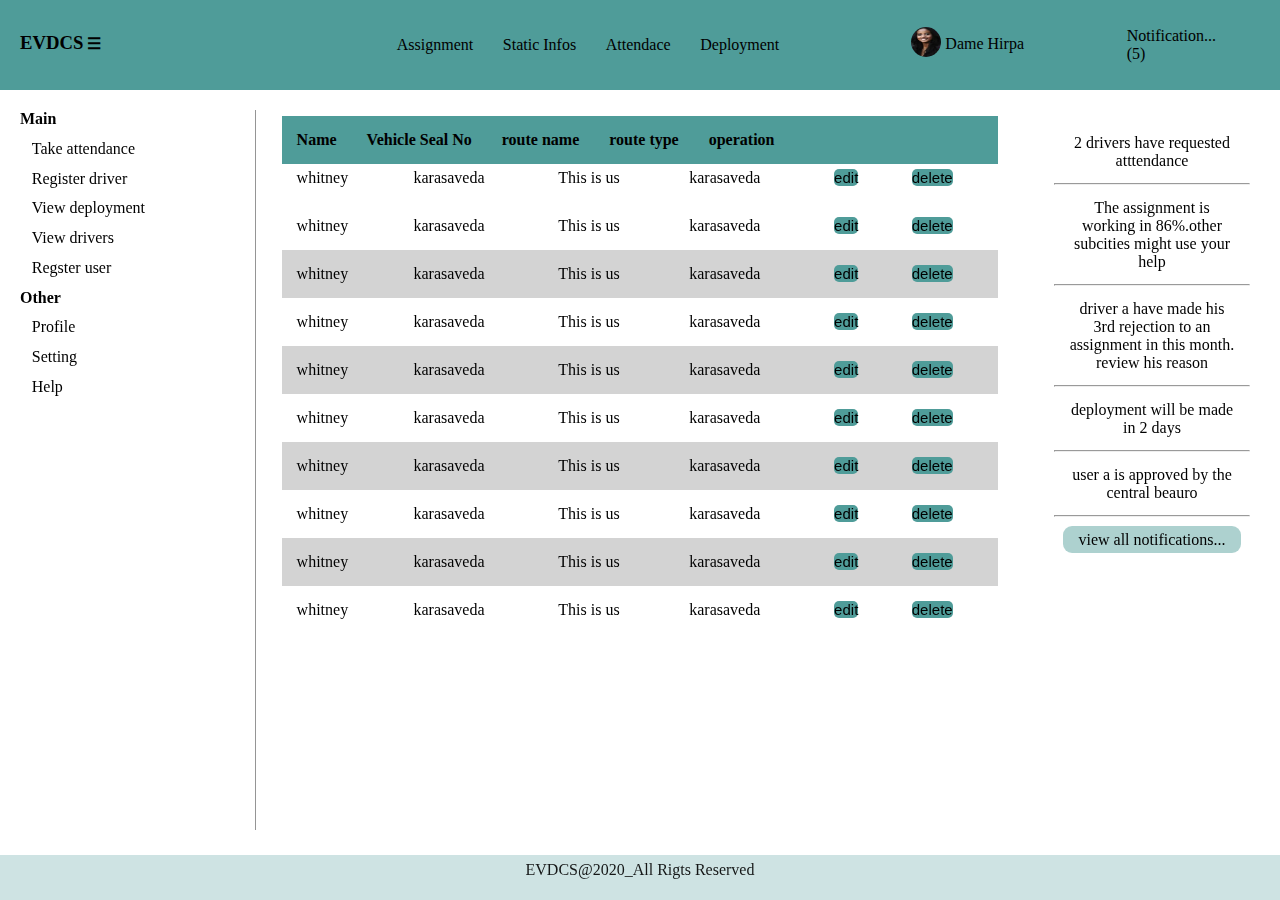
<file: EVDCS_ui-my tamplate/index.html>
<!DOCTYPE html>
<html>
	<head>
		<link rel="stylesheet" type="text/css" href="style.css">
		<script type="text/javascript" src="javascript.js"></script>
		<title>EVDCS</title>
		<script type="text/javascript">
			$i=1;
			$j=1;
			$k=0;
		</script>
	</head>
	<body>
		<header>
			<div class="home_div">
				<h3>EVDCS</h3>
      		    <span onclick="oc_sidebar()"><strong>&#9776;</strong></span>
			</div>
			
      		<nav>
      			<ul>    
      				<li>Assignment</li>
      				<li>Static Infos</li>
      				<li>Attendace</li>
      				<li>Deployment</li>
      			</ul>
      		</nav>

      		<div onclick="oc_loggedUser()" class="logged_user">
      			<img src="da.webp">
      			<p>Dame Hirpa</p>

      			<div id="logged_user_dropdown">
      				<button class="profile">Profile</button>
      				<button class="logout">Logout</button>
      		    </div>
      		</div>

      		<div onclick="oc_notificationbar()" class="notification_icon">
      			<p>Notification...</p>
      			<p class="no_of_unread_notifications">(5)</p>
      		</div>
		</header>
		<div id="sidebar">
			<ul>
		      <h4>Main</h4>
		      <li><a href="#">Take attendance</a></li>
		      <li><a href="#">Register driver</a></li>
		      <li><a href="#">View deployment</a></li>
		      <li><a href="#">View drivers</a></li>
		      <li><a href="#">Regster user</a></li>
		      <h4>Other</h4>
		      <li><a href="#">Profile</a></li>
		      <li><a href="#">Setting</a></li>
		      <li><a href="#">Help</a></li>

            </ul>
		</div>
	    <main>
	    	<table>
	    		<tr class="table_header">
					<th>Name</th>
					<th>Vehicle Seal No</th>
					<th>route name</th>
					<th>route type</th>
					<th colspan="2">operation</th>
				</tr>
	    	</table>
	    	<table class="first_raw">
				<tr>
					<td >whitney</td>
					<td >karasaveda</td>
					<td >This is us</td>
					<td >karasaveda</td>
					<td ><button class="operation_btn">edit</button></td>
					<td ><button class="operation_btn">delete</button></td>
				</tr>
				<tr>
					<td>whitney</td>
					<td>karasaveda</td>
					<td>This is us</td>
					<td>karasaveda</td>
					<td><button class="operation_btn">edit</button></td>
					<td><button class="operation_btn">delete</button></td>
				</tr>
				<tr class="gray">
					<td>whitney</td>
					<td>karasaveda</td>
					<td>This is us</td>
					<td>karasaveda</td>
					<td><button class="operation_btn">edit</button></td>
					<td><button class="operation_btn">delete</button></td>
				</tr>
				<tr>
					<td>whitney</td>
					<td>karasaveda</td>
					<td>This is us</td>
					<td>karasaveda</td>
					<td><button class="operation_btn">edit</button></td>
					<td><button class="operation_btn">delete</button></td>
				</tr>
				<tr class="gray">
					<td>whitney</td>
					<td>karasaveda</td>
					<td>This is us</td>
					<td>karasaveda</td>
					<td><button class="operation_btn">edit</button></td>
					<td><button class="operation_btn">delete</button></td>
				</tr>
				<tr>
					<td>whitney</td>
					<td>karasaveda</td>
					<td>This is us</td>
					<td>karasaveda</td>
					<td><button class="operation_btn">edit</button></td>
					<td><button class="operation_btn">delete</button></td>
				</tr>
				<tr class="gray">
					<td>whitney</td>
					<td>karasaveda</td>
					<td>This is us</td>
					<td>karasaveda</td>
					<td><button class="operation_btn">edit</button></td>
					<td><button class="operation_btn">delete</button></td>
				</tr>
				<tr>
					<td>whitney</td>
					<td>karasaveda</td>
					<td>This is us</td>
					<td>karasaveda</td>
					<td><button class="operation_btn">edit</button></td>
					<td><button class="operation_btn">delete</button></td>
				</tr>
				<tr class="gray">
					<td>whitney</td>
					<td>karasaveda</td>
					<td>This is us</td>
					<td>karasaveda</td>
					<td><button class="operation_btn">edit</button></td>
					<td><button class="operation_btn">delete</button></td>
				</tr>
				<tr>
					<td>whitney</td>
					<td>karasaveda</td>
					<td>This is us</td>
					<td>karasaveda</td>
					<td><button class="operation_btn">edit</button></td>
					<td><button class="operation_btn">delete</button></td>
				</tr>	
	        </table>

	        <!-- <form>
				<h3>Form</h3>
				<div class="form_div">
					<label>name1</label>
					<input type="" name="">
				</div>
				<div class="form_div">
					<label>name1</label>
					<input type="" name="">
				</div>
				<div class="form_div">
					<label>name1</label>
					<input type="" name="">
				</div>
				<div class="form_div">
					<label>name1</label>
					<input type="" name="">
				</div>
				<div class="form_div">
					<label>name1</label>
					<input type="" name="">
				</div>
				<div class="form_div">
					<label>name1</label>
					<input type="" name="">
				</div>
				<div class="form_div">
					<label>name1</label>
					<input type="" name="">
				</div>
				<button class="form_submit">Save</button>
	        </form> -->
	    </main>
	    <div id="notificationbar">
	    	<ul>
	          <li><a href="#">2 drivers have requested atttendance</a></li>
	          <hr>
	          <li><a href="#">The assignment is working in 86%.other subcities might use your help</a></li>
	          <hr>
	          <li><a href="#">driver a have made his 3rd rejection to an assignment in this month. review his reason</a></li>
	          <hr>
	          <li><a href="#">deployment will be made in 2 days</a></li>
	          <hr>
	          <li><a href="#">user a is approved by the central beauro</a></li>
	          <hr>
	          <li class="view_notification"><a href="#">view all notifications...</a></li>
        </ul>
	    </div>
	    <footer><p>EVDCS@2020_All Rigts Reserved</p></footer>
	</body>
</html>
</file>
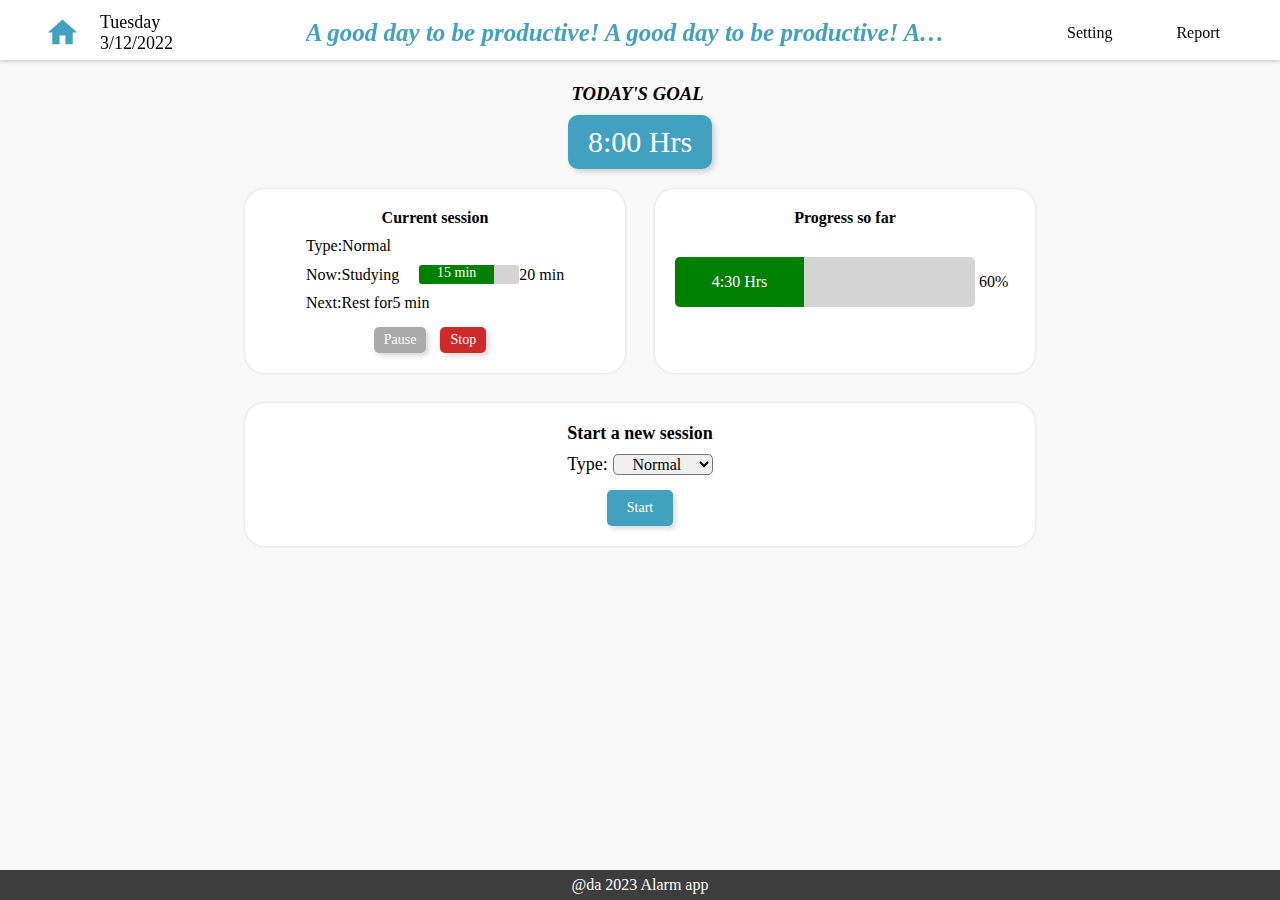
<file: Productivity app/index.html>
<!DOCTYPE html>
<html>
  <head>
    <link rel="stylesheet" href="styles/general.css">
    <link rel="stylesheet" href="styles/header.css">
    <link rel="stylesheet" href="styles/styles.css">
    <link rel="stylesheet" href="styles/footer.css">
  </head>
  <body>
    <header>
      <div class="current-date-box">
        <a class="home-link" href="index.html">
          <img src="icons/home.svg" alt="">
        </a>
        <!-- <img src="icons/date_range.svg" alt=""> -->
        <div class="current-date">
          <p>Tuesday</p> 
          <p>3/12/2022</p>
        </div>
      </div>
      <div>

      </div>

      <div class="daily-quote">
        <p class="daily-quote-highlite">
          A good day to be productive!  A good day to be productive! A good day to be productive!
        </p>
        <p class="daily-quote-all">
          A good day to be productive!  A good day to be productive! A good day to be productive!
        </p>
      </div>
  
      <div class="right-section">
        <a href="setting.html">Setting</a>
        <a href="report.html">Report</a>
      </div>
    </header>
    <main>
      <section>
        <!-- Dispaly Goal start -->
        <div class="goal">
          <h3 class="goal-label">TODAY'S GOAL</h3>
          <button id="goal-duration" class="goal-duration">
            8:00 Hrs
            <span class="goal-duration-tooltip tooltip">Edit Goal</span>
          </button>
          <!-- clicking on goal duration should display edit goal window! -->
        </div>
        <!-- Display Goal end -->
        <div class="section-middle-section">
          <!-- Current session start -->
          <div class="current-session">
            <p class="current-session-title">Current session</p>
            <div class="session-description">
              <div class="type">
                <p>Type: </p> 
                <p>Normal</p>
              </div>
              <div class="now">
                <p>Now: </p>
                <p> Studying</p>
                <div class="count-down-container progress-box">
                  <div class="count-down current-progress">15 min
                  </div>
                </div>
                <p>20 min</p>
              </div>
              <div class="next">
                <p>Next: </p>
                <p> Rest for </p>
                <p> 5 min</p>
              </div>
            </div>
            <div class="session-control-buttons">
              <button class="pause-button">Pause</button>
              <button class="continue-button">Continue</button>
              <button class="stop-button">Stop</button>
            </div>
          </div>
          <!-- Current Session end -->

          <!-- Goal Progress start -->
          <div class="progress-container">
            <p class="progress-title">Progress so far</p>
            <div class="progress-bar progress-box">
              <div class="progress current-progress">4:30 Hrs</div>
            </div>
            <p class="percentage-label">60%</p>
          </div>
          <!-- Goal Progress end -->
        </div>

        <!-- Editing Goal start -->
        <div id="edit-goal" class="edit-goal overlay-window">
          <div id="edit-goal-background" class="edit-goal-background overlay-window-background">
          </div>
          <div class="edit-goal-content overlay-window-content">
            <div class="overlay-window-title">
              <p>Edit Goal</p>
            </div>
            <div class="time">
              <input min="0" max="24" class="goal-input" type="number" placeholder="8">
              <p class="column">:</p>
              <input min="0" max="55" step="5" onchange="if(this.value.length<2)this.value='0'+this.value" class="goal-input" type="number" placeholder="00">
            </div>
            <div class="options">
              <button class="save-button">
                <img src="icons/save.svg" alt="">
                <span>Save</span>
              </button>
              <button id="cancel-button" class="cancel-button">
                <img src="icons/cancel.svg" alt="">
                <span>Cancel</span>
              </button>
            </div>
          </div>
        </div>
        <!-- Editing Goal end -->

        <!-- Start new session start -->
        <div class="start-new-session-container">
          <h3 class="title">Start a new session</h3>
          <div class="choose-session-type">
            <p>Type: </p>
            <select name="" id="">
              <option value="">Normal</option>
              <option value="">Short</option>
              <option value="">Long</option>
            </select>
          </div>
          <button class="start-button">Start</button>
        </div>
        <!-- Start new session end -->
      </section>
      <!-- <section class="image-section">
      </section> -->
    </main>
    <footer>
      @da 2023 Alarm app
    </footer>
    <script src="javascript/index.js"></script>
  </body>
</html>
</file>
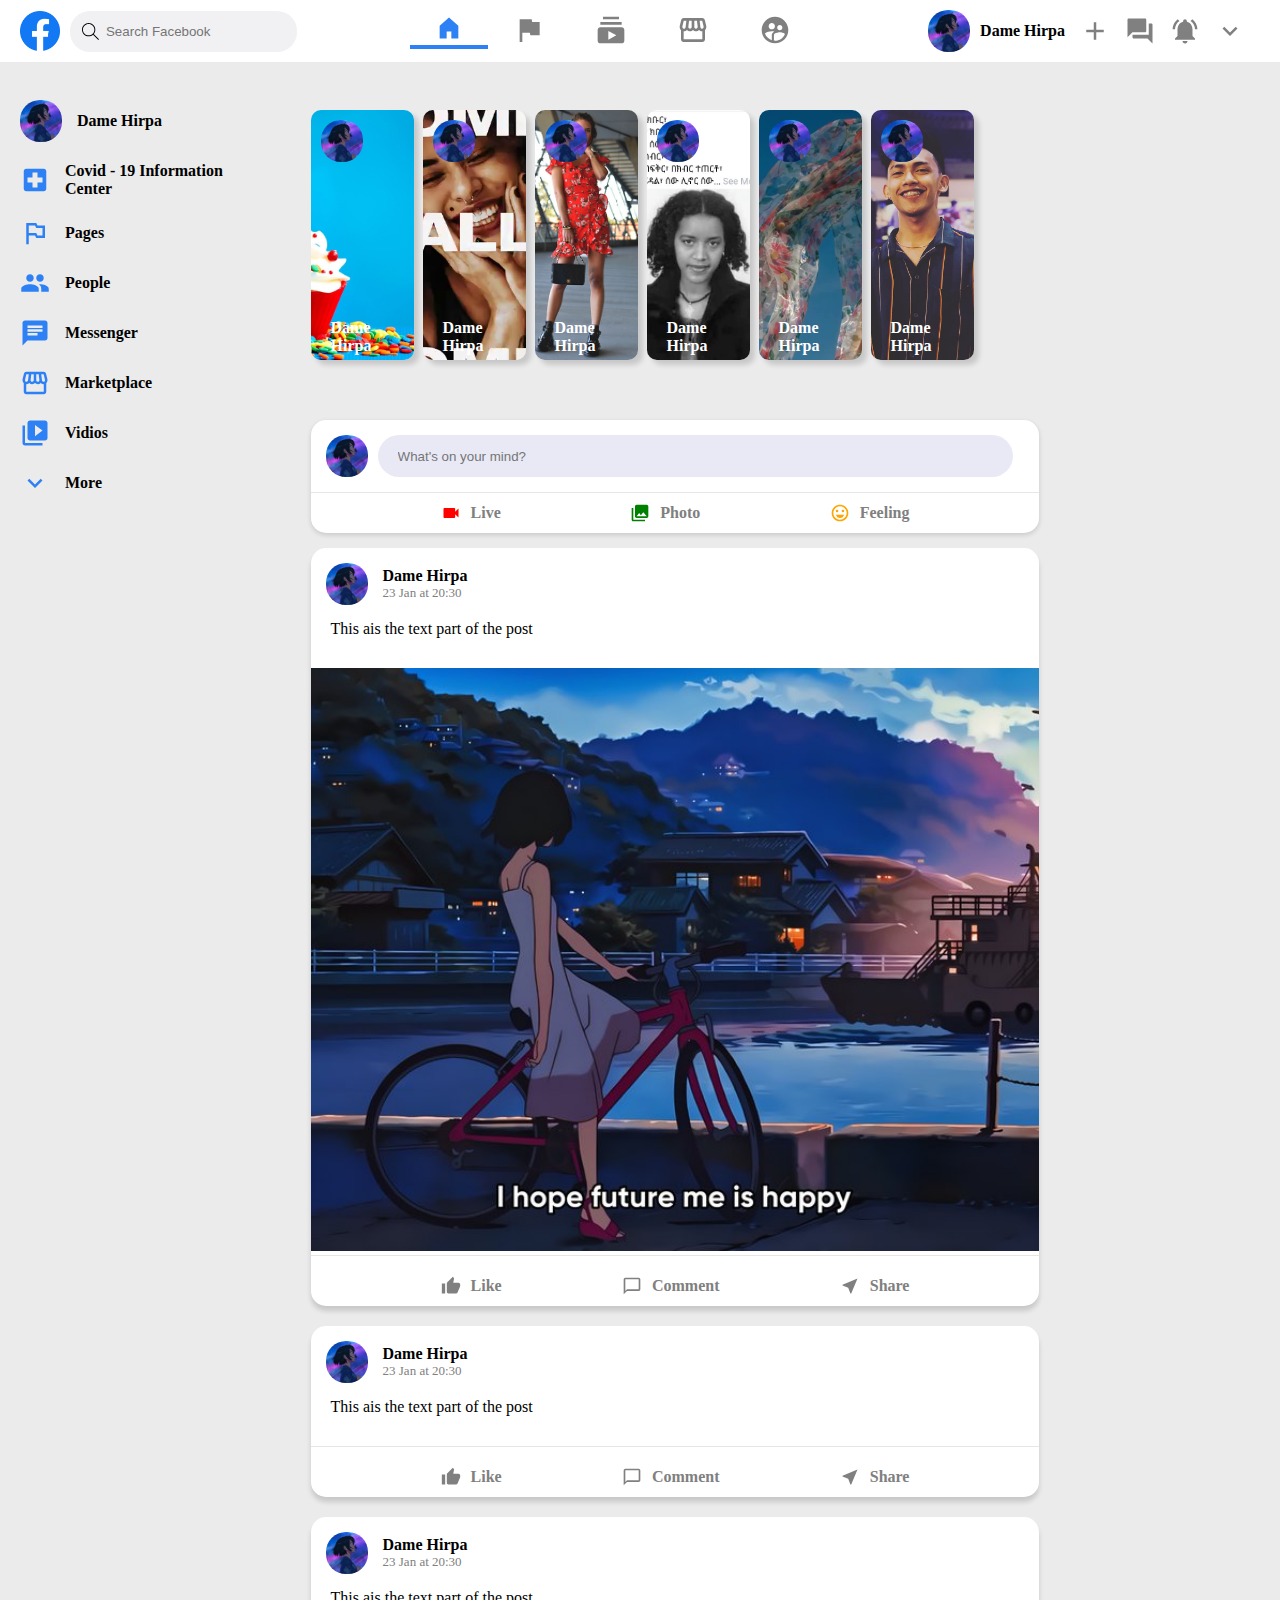
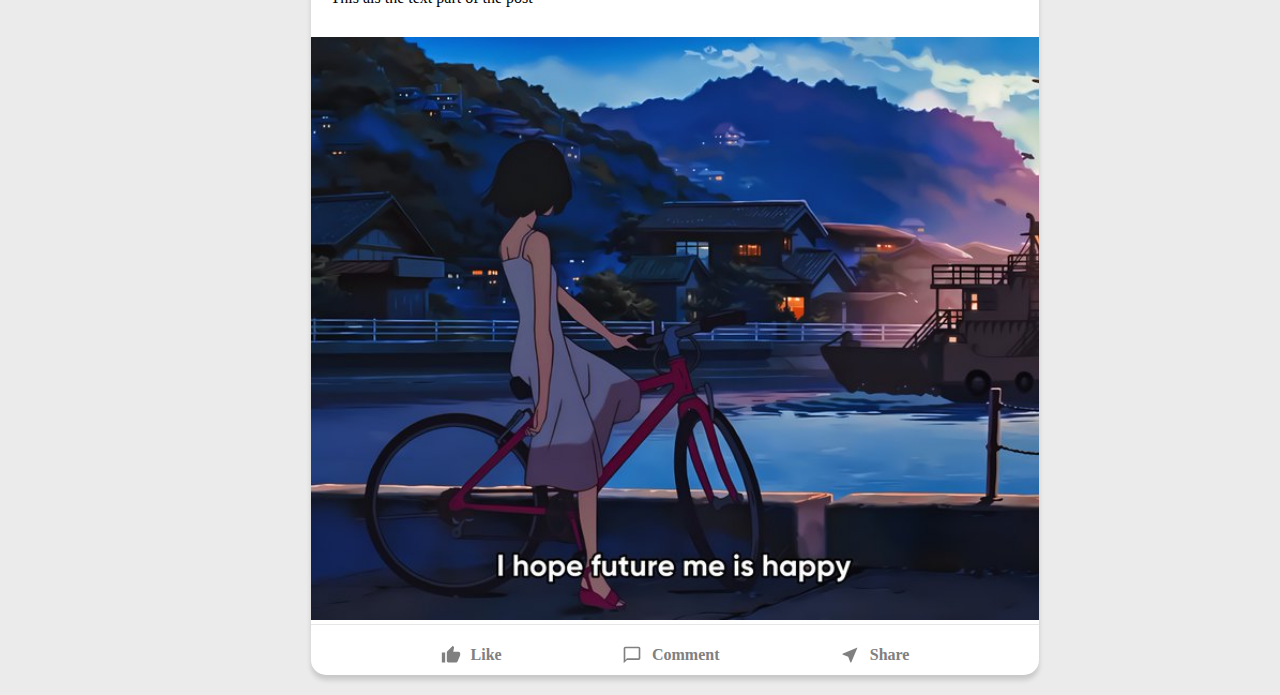
<file: popular apps clone/Facebook clone/index.html>
<!DOCTYPE html>
<html>
  <head>
    <link href="styles.css" rel="stylesheet">
  </head>
  <body>
    <header>
      <div class="left-section">
        <img class="facebook-logo" src="icons/Facebook_f_logo_(2019).svg.png" alt="">
        <div class="search-box-container">
          <img class="search-icon" src="icons/search.svg" alt="">
          <input  type="text" placeholder="Search Facebook">
        </div>
      </div>
      <div class="middle-section">
        <img class="active" src="icons/home.svg" alt="">
        <img src="icons/flag.svg" alt="">
        <img src="icons/subscriptions.svg" alt="">
        <img src="icons/storefront.svg" alt="">
        <img src="icons/supervised_user_circle.svg" alt="">
      </div>
      <div class="right-section">
        <img class="profile-picture" src="images/anime_profile_pic.jpg" alt="">
        <p class="current-user-name">Dame Hirpa
        </p>
        <!-- <p class="add-icon">+</p> -->
        <img class="right-section-icon" src="icons/add.svg" alt="">
        <img class="right-section-icon" src="icons/forum.svg" alt="">
        <img class="right-section-icon" src="icons/notifications_active.svg" alt="">
        <img class="right-section-icon" src="icons/expand_more.svg" alt="">
      </div>
    </header>
    <div class="b">
      <div class="sidebar">
        <div class="sidebar-option">
          <img class="profile-picture" src="images/anime_profile_pic.jpg" alt="">
          <p>Dame Hirpa</p>
        </div>
        <div class="sidebar-option">
          <img class="sidebar-icon" src="icons/local_hospital.svg" alt="">
          <p>Covid - 19 Information Center </p>
        </div>
        <div class="sidebar-option">
          <img class="sidebar-icon" src="icons/outlined_flag.svg" alt="">
          <p>Pages</p>
        </div>
        <div class="sidebar-option">
          <img class="sidebar-icon" src="icons/people.svg" alt="">
          <p>People</p>
        </div>
        <div class="sidebar-option">
          <img class="sidebar-icon" src="icons/chat.svg" alt="">
          <p>Messenger</p>
        </div>
        <div class="sidebar-option">
          <img class="sidebar-icon" src="icons/storefront_blue.svg" alt="">
          <p>Marketplace</p>
        </div>
        <div class="sidebar-option">
          <img class="sidebar-icon" src="icons/video_library.svg" alt="">
          <p>Vidios</p>
        </div>
        <div class="sidebar-option">
          <img class="sidebar-icon" src="icons/expand_more_blue.svg" alt="">
          <p>More</p>
        </div>
      </div>
      <div class="main">
        <div class="stories-container">
          <div class="story-container">
            <img class="story-picture" src="images/story6.jpg" alt="">
            <img class="profile-picture" src="images/anime_profile_pic.jpg" alt="">
            <p class="story-name">Dame Hirpa</p>
          </div>
          <div class="story-container">
            <img class="story-picture" src="images/story2.png" alt="">
            <img class="profile-picture" src="images/anime_profile_pic.jpg" alt="">
            <p class="story-name">Dame Hirpa</p>
          </div>
          <div class="story-container">
            <img class="story-picture" src="images/story1.jpg" alt="">
            <img class="profile-picture" src="images/anime_profile_pic.jpg" alt="">
            <p class="story-name">Dame Hirpa</p>
          </div>
          <div class="story-container">
            <img class="story-picture" src="images/story3.jpg" alt="">
            <img class="profile-picture" src="images/anime_profile_pic.jpg" alt="">
            <p class="story-name">Dame Hirpa</p>
          </div>
          <div class="story-container">
            <img class="story-picture" src="images/story4.png" alt="">
            <img class="profile-picture" src="images/anime_profile_pic.jpg" alt="">
            <p class="story-name">Dame Hirpa</p>
          </div>
          <div class="story-container">
            <img class="story-picture" src="images/story5.jpg" alt="">
            <img class="profile-picture" src="images/anime_profile_pic.jpg" alt="">
            <p class="story-name">Dame Hirpa</p>
          </div>
        </div>
        <div class="add-post">
          <div class="first-raw">
            <img class="profile-picture" src="images/anime_profile_pic.jpg" alt="">
            <input type="text" placeholder="What's on your mind?">
          </div>
          <div class="post-options">
            <div class="post-option">
              <img src="icons/videocam.svg" alt="">
              <p>Live</p>
            </div>
            <div class="post-option">
              <img src="icons/collections.svg" alt="">
              <p>Photo</p>
            </div>
            <div class="post-option">
              <img src="icons/emoji_emotions.svg" alt="">
              <p>Feeling</p>
            </div>
          </div>
        </div>
        <div class="post">
          <div class="poster-information-container">
            <img class="profile-picture" src="images/anime_profile_pic.jpg" alt="">
            <div class="poster-information">
              <p class="name">Dame Hirpa</p>
              <p class="time">23 Jan at 20:30</p>
            </div>
          </div>
          <p class="post-message">This ais the text part of the post</p>
          <img class="post-image" src="images/I hope future me is happy.jpeg" alt="">
          <div class="post-options">
            <div class="post-option">
              <img src="icons/thumb_up.svg" alt="">
              <p>Like</p>
            </div>
            <div class="post-option">
              <img src="icons/chat_bubble_outline.svg" alt="">
              <p>Comment</p>
            </div>
            <div class="post-option">
              <img src="icons/near_me.svg" alt="">
              <p>Share</p>
            </div>
          </div>
        </div>
        <div class="post">
          <div class="poster-information-container">
            <img class="profile-picture" src="images/anime_profile_pic.jpg" alt="">
            <div class="poster-information">
              <p class="name">Dame Hirpa</p>
              <p class="time">23 Jan at 20:30</p>
            </div>
          </div>
          <p class="post-message">This ais the text part of the post</p>
          <div class="post-options">
            <div class="post-option">
              <img src="icons/thumb_up.svg" alt="">
              <p>Like</p>
            </div>
            <div class="post-option">
              <img src="icons/chat_bubble_outline.svg" alt="">
              <p>Comment</p>
            </div>
            <div class="post-option">
              <img src="icons/near_me.svg" alt="">
              <p>Share</p>
            </div>
          </div>
        </div>
        <div class="post">
          <div class="poster-information-container">
            <img class="profile-picture" src="images/anime_profile_pic.jpg" alt="">
            <div class="poster-information">
              <p class="name">Dame Hirpa</p>
              <p class="time">23 Jan at 20:30</p>
            </div>
          </div>
          <p class="post-message">This ais the text part of the post</p>
          <img class="post-image" src="images/I hope future me is happy.jpeg" alt="">
          <div class="post-options">
            <div class="post-option">
              <img src="icons/thumb_up.svg" alt="">
              <p>Like</p>
            </div>
            <div class="post-option">
              <img src="icons/chat_bubble_outline.svg" alt="">
              <p>Comment</p>
            </div>
            <div class="post-option">
              <img src="icons/near_me.svg" alt="">
              <p>Share</p>
            </div>
          </div>
        </div>
      </div>
      <div class="other"></div>
      </div>
    </div>
  </body>
</html>
</file>
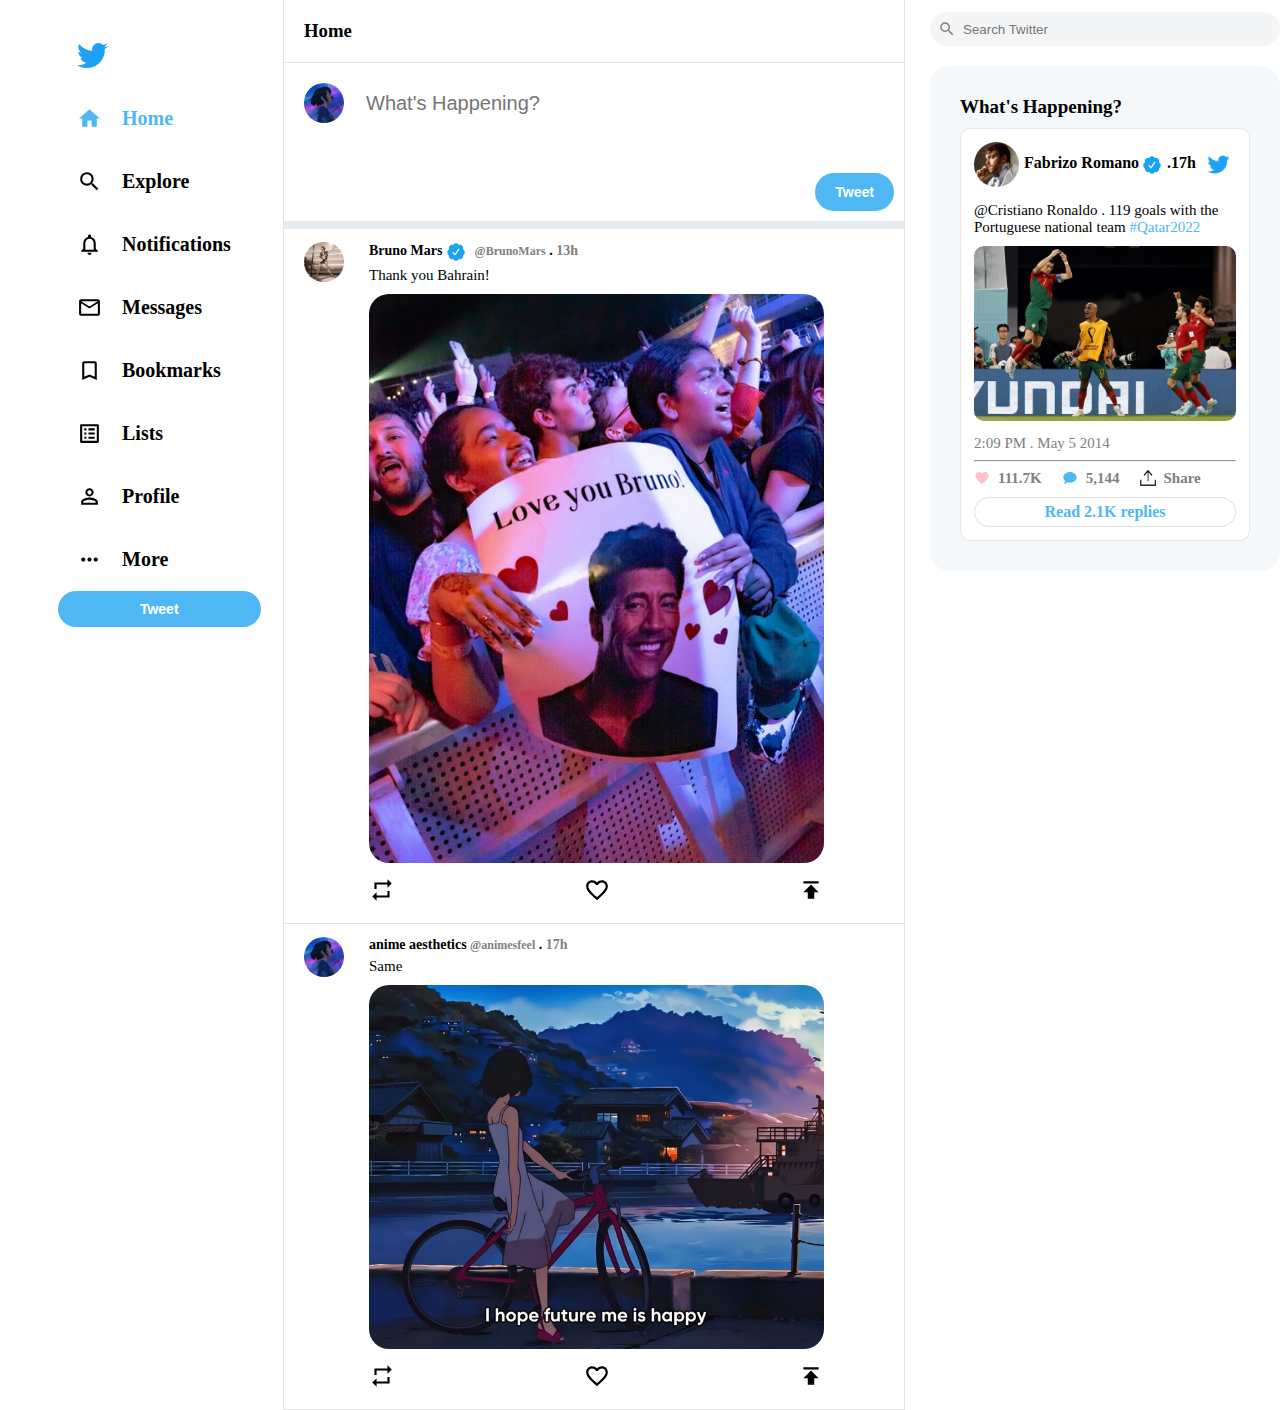
<file: popular apps clone/Twitter clone/index.html>
<!DOCTYPE html>
<html>
  <head>
    <title>Twitter Clone</title>
    <link rel="stylesheet" href="styles.css">
  </head>
  <body>
    <nav class="sidebar">
      <img class="twitter-icon" src="icons/twitter-logo-icon.png" alt="Twitter Icon">
      <div class="sidebar-option active">
        <img src="icons/home.svg" alt="">
        <p>Home</p>
      </div>
      <div class="sidebar-option">
        <img src="icons/search.svg" alt="">
        <p>Explore</p>
      </div>
      <div class="sidebar-option">
        <img src="icons/notifications.svg" alt="">
        <p>Notifications</p>
      </div>
      <div class="sidebar-option">
        <img src="icons/mail_outline.svg" alt="">
        <p>Messages</p>
      </div>
      <div class="sidebar-option">
        <img src="icons/bookmark_border.svg" alt="">
        <p>Bookmarks</p>
      </div>
      <div class="sidebar-option">
        <img src="icons/list_alt.svg" alt="">
        <p>Lists</p>
      </div>
      <div class="sidebar-option">
        <img src="icons/perm_identity.svg" alt="">
        <p>Profile</p>
      </div>
      <div class="sidebar-option">
        <img src="icons/more_horiz.svg" alt="">
        <p>More</p>
      </div>
      <button class="tweet-button">Tweet</button>
    </nav>
    <main>
      <section class="tweets">
        <h3 class="header">
          Home
        </h3>
        <div class="tweet-container">
          <div class="tweet-first-raw">
            <img class="profile-picture" src="images/anime_profile_pic.jpg" alt="profile picture">
            <input class="tweet-input" type="text" placeholder="What's Happening?">
          </div>
          <div class="tweet-button-container">
            <button class="tweet-button">Tweet</button>
          </div>
        </div>
        <div class="post">
          <img class="profile-picture" src="images/bruno mars profile pic.jpg" alt="profile picture">
          <div class="post-content">
            <p class="name">Bruno Mars <img class="verified-icon" src="icons/Twitter_Verified_Badge.png"> 
              <span class="username">@BrunoMars</span>
              <span>.</span>
              <span class="post-duration">13h</span>
            </p>
            <p class="post-text">Thank you Bahrain!</p>
            <img class="post-image" src="images/Bruno_concert.jpeg" alt="">
            <div class="reactions-container">
              <img src="icons/repeat.svg" alt="">
              <img src="icons/favorite_border.svg" alt="">
              <img src="icons/publish.svg" alt="">
            </div>
          </div>
        </div>
        <div class="post">
          <img class="profile-picture" src="images/anime_profile_pic.jpg" alt="profile picture">
          <div class="post-content">
            <p class="name">anime aesthetics
              <span class="username">@animesfeel</span>
              <span>.</span>
              <span class="post-duration">17h</span>
            </p>
            <p class="post-text">Same</p>
            <img class="post-image" src="images/I hope future me is happy.jpeg" alt="">
            <div class="reactions-container">
              <img src="icons/repeat.svg" alt="">
              <img src="icons/favorite_border.svg" alt="">
              <img src="icons/publish.svg" alt="">
            </div>
          </div>
        </div>   
      </section>
      <section class="right-section">
        <div class="search-container">
          <img class="search-icon" src="icons/search_grey.svg" alt="search">
          <input type="text" placeholder="Search Twitter" >
        </div>
        <div class="side-tweets-container">
          <p class="side-tweets-title">What's Happening?</p>
          <div class="side-tweet">
            <div class="side-tweetter-info">
              <img class="profile-picture" src="images/3ifAqala_400x400.jpg" alt="">
              <p>Fabrizo Romano<img class="verified-icon" src="icons/Twitter_Verified_Badge.png" alt=""><span>.</span><span>17h</span>
              </p>
              <img class="twitter-icon" src="icons/twitter-logo-icon.png" alt="">
            </div>
            <p class="side-tweet-text">
              <span >@Cristiano Ronaldo</span>
              <span>.</span>
              <span>119 goals with the Portuguese national team</span>
              <a href="">#Qatar2022</a>
            </p>
            <img class="side-tweet-image" src="images/Football.jpeg" alt="">
            <p class="side-tweet-time">2:09 PM . May 5 2014</p>
            <hr>
            <div class="side-tweet-actions">
              <div >
                <img src="icons/favorite.svg" alt="">
                <p>111.7K</p>
              </div>
              <div >
                <img src="icons/chat.svg" alt="">
                <p>5,144</p>
              </div>
              <div >
                <img src="icons/share_upload_icon.png" alt="">
                <p>Share</p>
              </div>
            </div>
            <div class="replies-link-container">
              <a class="replies-link" href="">
                Read 2.1K replies
              </a>
            </div>
          </div>
        </div>
      </section>
    </main>
  </body>
</html>
</file>
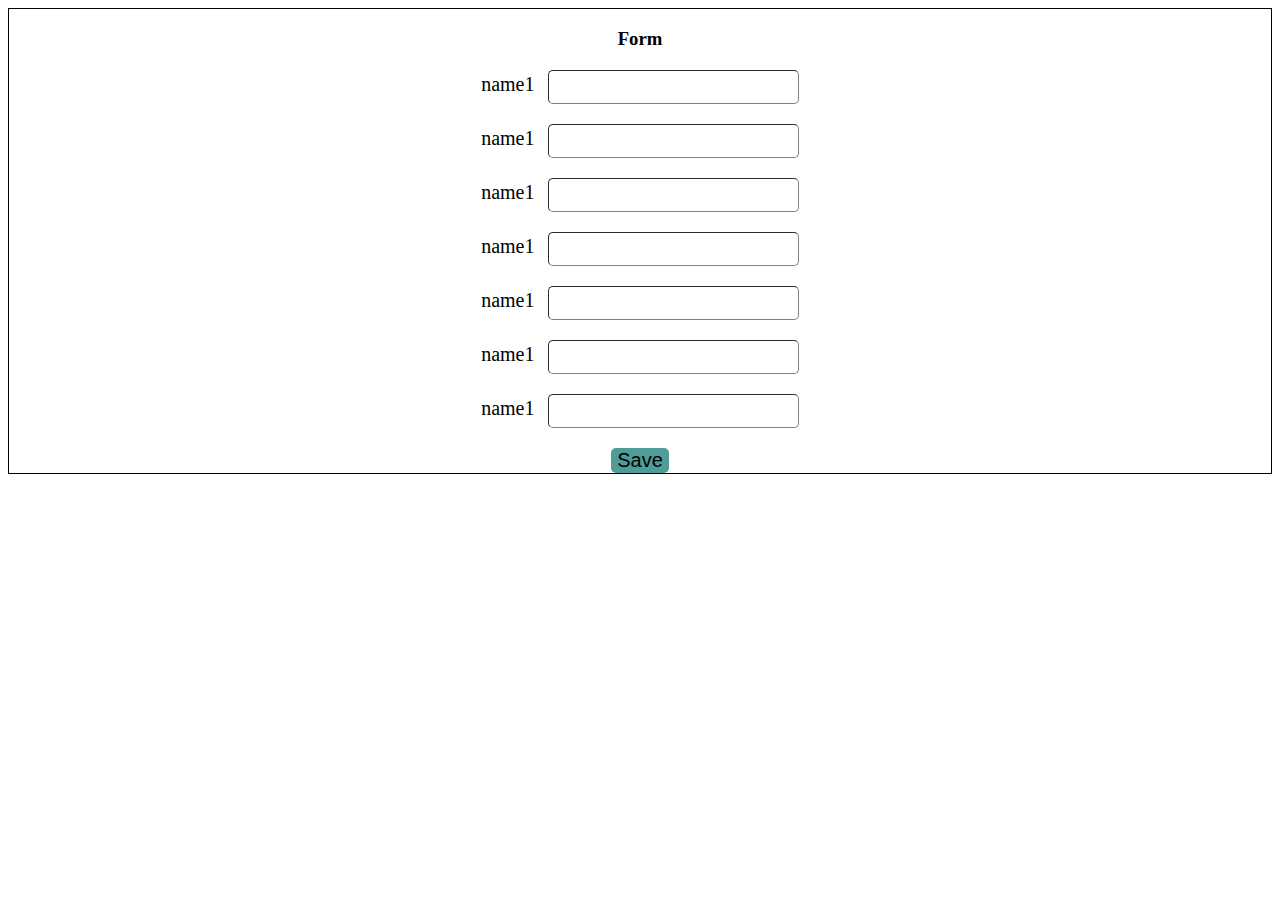
<file: EVDCS_ui-my tamplate/form.html>
<!DOCTYPE html>
<html>
<head>
	<title>Form</title>
	<style type="text/css">
		form {
			text-align: center;
			border: 1px solid;
		}
		.form_div {
			margin: 20px;
		}
		label {
			margin-right: 10px;
			font-size: 20px;
		}
		input {
			width: 20%;
			height: 30px;
			border-color: gray;
			border-radius: 5px;
			border-width:1px;
		}
		.form_submit {
            font-size: 20px;
			background-color: #4f9c99;
			border:#4f9c99  ; 
			border-radius: 5px;
		}
	</style>
</head>
<body>
	<form>
		<h3>Form</h3>
		<div class="form_div">
			<label>name1</label>
			<input type="" name="">
		</div>
		<div class="form_div">
			<label>name1</label>
			<input type="" name="">
		</div>
		<div class="form_div">
			<label>name1</label>
			<input type="" name="">
		</div>
		<div class="form_div">
			<label>name1</label>
			<input type="" name="">
		</div>
		<div class="form_div">
			<label>name1</label>
			<input type="" name="">
		</div>
		<div class="form_div">
			<label>name1</label>
			<input type="" name="">
		</div>
		<div class="form_div">
			<label>name1</label>
			<input type="" name="">
		</div>
		<button class="form_submit">Save</button>
	</form>

</body>
</html>
</file>
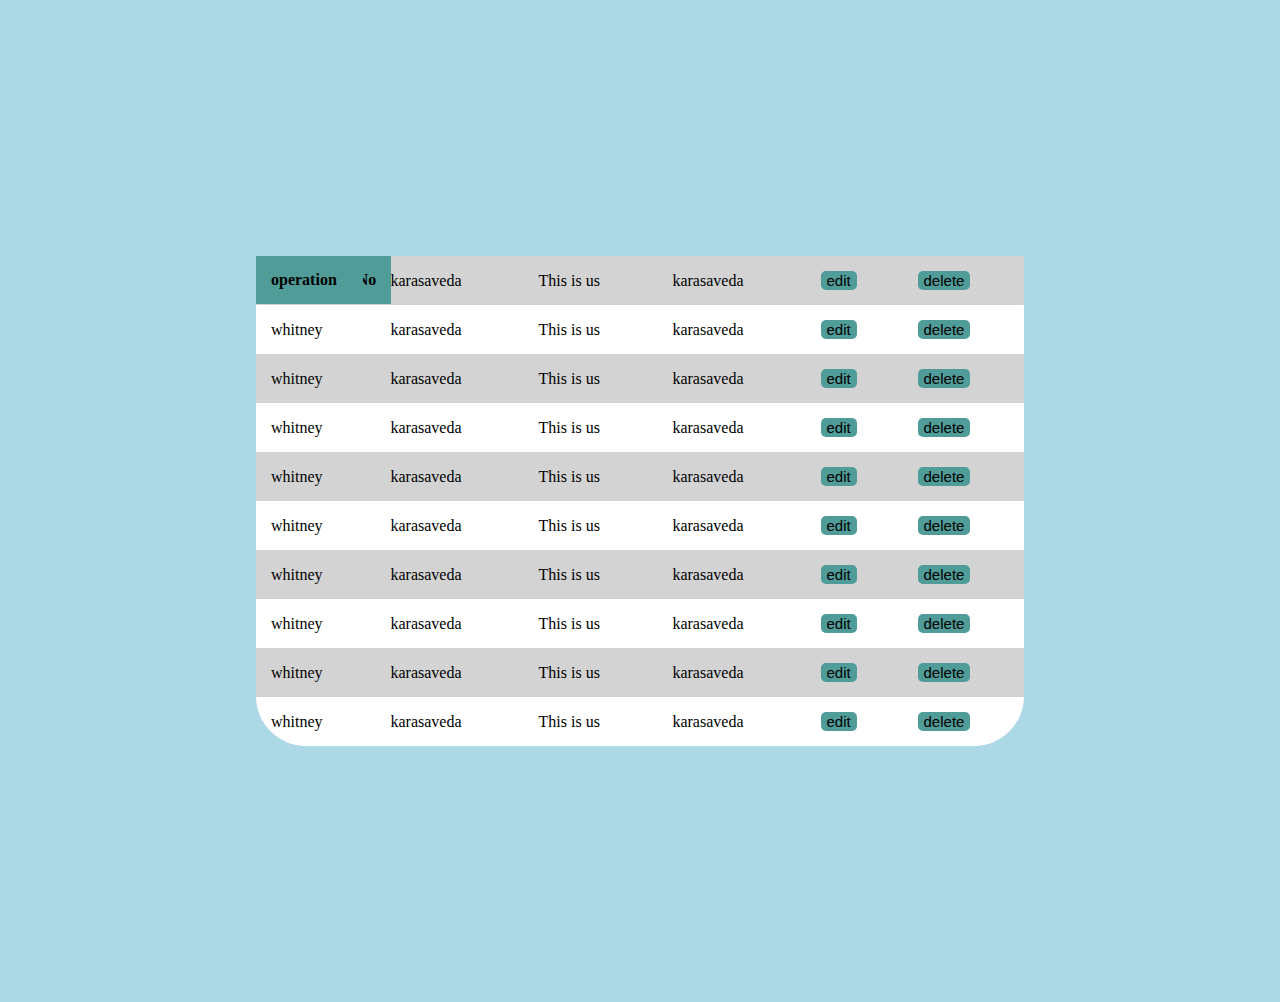
<file: EVDCS_ui-my tamplate/table.html>
<!DOCTYPE html>
<html>
<head>
	<title>Table</title>
	<style type="text/css">
		body {
			/*text-align: center;*/
			background-color: lightblue;
			margin: 20%;
		}
		table {
			background-color: white;
			width: 100%;
			
			border-collapse: collapse;
			border-radius: 50px;
		}
		tr {
			/*margin-top: 20%;*/
			text-align: left;
			/*border-bottom: solid .5px gray;*/
		}

		.gray {
			background-color: lightgray;
		}
		button {
			font-size: 15px;
			background-color: #4f9c99;
			border:#4f9c99; 
			border-radius: 5px;
		}
		th {
			position: fixed;
			background-color: #4f9c99;
		}
		th ,td {
			padding: 15px;
		}

	</style>
</head>
<body>
	<table>
		<tr>
			<th>Name</th>
			<th>Vehicle Seal No</th>
			<th>route name</th>
			<th>route type</th>
			<th colspan="2">operation</th>
		</tr>
		<tr class="gray">
			<td>whitney</td>
			<td>karasaveda</td>
			<td>This is us</td>
			<td>karasaveda</td>
			<td><button>edit</button></td>
			<td><button>delete</button></td>
		</tr>
		<tr>
			<td>whitney</td>
			<td>karasaveda</td>
			<td>This is us</td>
			<td>karasaveda</td>
			<td><button>edit</button></td>
			<td><button>delete</button></td>
		</tr>
		<tr class="gray">
			<td>whitney</td>
			<td>karasaveda</td>
			<td>This is us</td>
			<td>karasaveda</td>
			<td><button>edit</button></td>
			<td><button>delete</button></td>
		</tr>
		<tr>
			<td>whitney</td>
			<td>karasaveda</td>
			<td>This is us</td>
			<td>karasaveda</td>
			<td><button>edit</button></td>
			<td><button>delete</button></td>
		</tr>
		<tr class="gray">
			<td>whitney</td>
			<td>karasaveda</td>
			<td>This is us</td>
			<td>karasaveda</td>
			<td><button>edit</button></td>
			<td><button>delete</button></td>
		</tr>
		<tr>
			<td>whitney</td>
			<td>karasaveda</td>
			<td>This is us</td>
			<td>karasaveda</td>
			<td><button>edit</button></td>
			<td><button>delete</button></td>
		</tr>
		<tr class="gray">
			<td>whitney</td>
			<td>karasaveda</td>
			<td>This is us</td>
			<td>karasaveda</td>
			<td><button>edit</button></td>
			<td><button>delete</button></td>
		</tr>
		<tr>
			<td>whitney</td>
			<td>karasaveda</td>
			<td>This is us</td>
			<td>karasaveda</td>
			<td><button>edit</button></td>
			<td><button>delete</button></td>
		</tr>
		<tr class="gray">
			<td>whitney</td>
			<td>karasaveda</td>
			<td>This is us</td>
			<td>karasaveda</td>
			<td><button>edit</button></td>
			<td><button>delete</button></td>
		</tr>
		<tr>
			<td>whitney</td>
			<td>karasaveda</td>
			<td>This is us</td>
			<td>karasaveda</td>
			<td><button>edit</button></td>
			<td><button>delete</button></td>
		</tr>	
	</table>

</body>
</html>
</file>
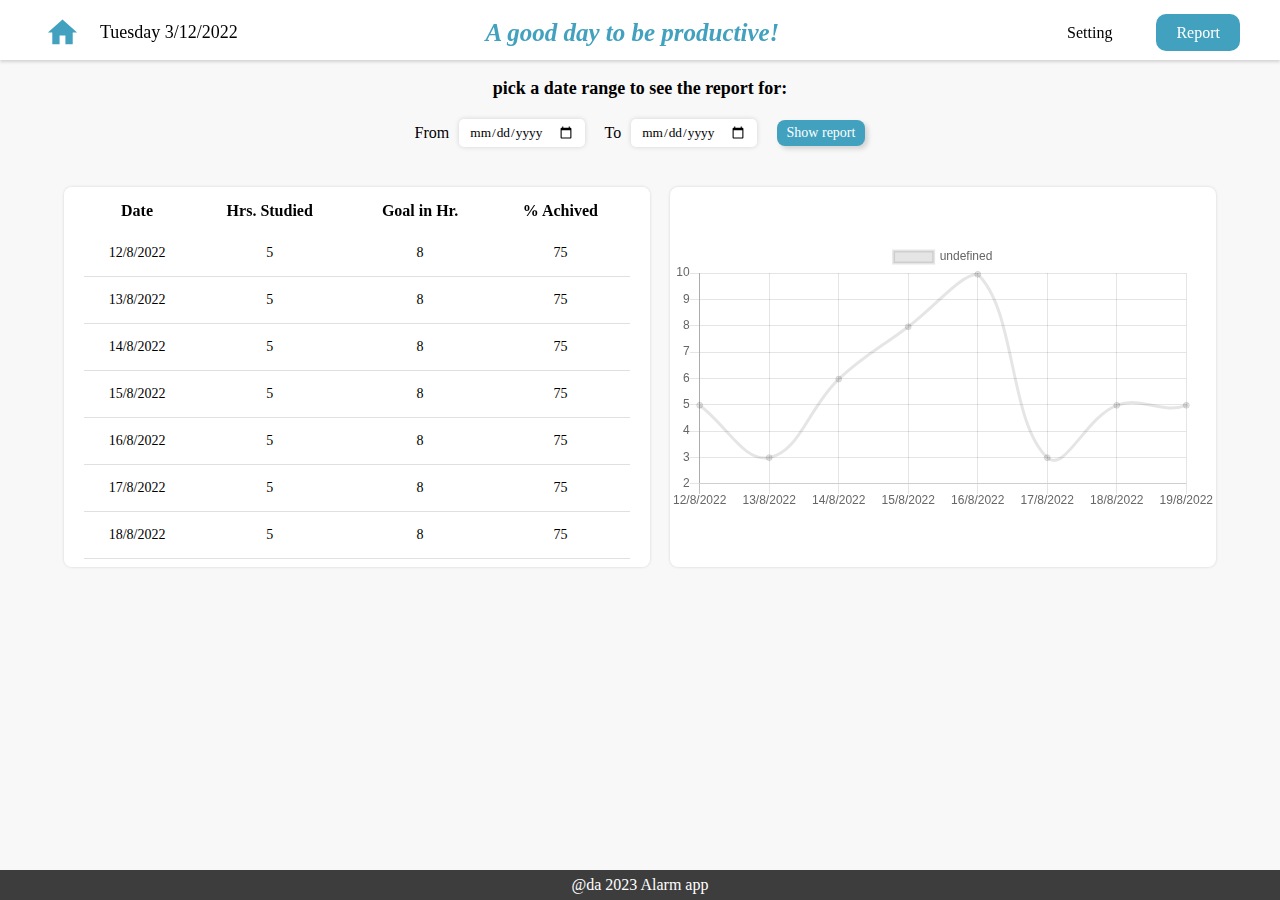
<file: Productivity app/report.html>
<!DOCTYPE html>
<html>
  <head>
    <title>Report</title>
    <link rel="stylesheet" href="styles/general.css">
    <link rel="stylesheet" href="styles/header.css">
    <link rel="stylesheet" href="styles/report.css">
    <link rel="stylesheet" href="styles/footer.css">

    <script src="javascript/Chart.js"></script>
  </head>
  <body>
    <header>
      <div class="current-date-box">
        <a class="home-link" href="index.html">
          <img src="icons/home.svg" alt="">
        </a>
        <!-- <img src="icons/date_range.svg" alt=""> -->
        <p class="current-date">
          Tuesday 3/12/2022
        </p>
      </div>
      <p class="daily-quote">
        A good day to be productive!
      </p>
      <div class="right-section">
        <a href="setting.html">Setting</a>
        <a class="active" href="report.html">Report</a>
      </div>
    </header>
    <main>
      <section>
        <!-- pick a date range start -->
        <div class="date-picker-box">
          <p class="pick-date-label">pick a date range to see the report for:</p>
          <div class="date-picker-container_new">
            <div class="pick-date-container">
              <p>From</p>
              <input class="start-date" type="date">
              <p class="to-text">To</p>
              <input type="date">
              <button>Show report</button>
            </div>
          </div>
        </div>
        <!-- pick a date range end -->

        <div class="report">
          <!-- report in table format start-->
          <div class="table-report-container">
            <table>
              <tr class="label-raw">
                <th>Date</th>
                <th>Hrs. Studied</th>
                <th>Goal in Hr.</th>
                <th>% Achived</th>
              </tr>
              <tr>
                <td>12/8/2022</td>
                <td>5</td>
                <td>8</td>
                <td>75</td>
              </tr>
              <tr>
                <td>13/8/2022</td>
                <td>5</td>
                <td>8</td>
                <td>75</td>
              </tr>
              <tr>
                <td>14/8/2022</td>
                <td>5</td>
                <td>8</td>
                <td>75</td>
              </tr>
              <tr>
                <td>15/8/2022</td>
                <td>5</td>
                <td>8</td>
                <td>75</td>
              </tr>
              <tr>
                <td>16/8/2022</td>
                <td>5</td>
                <td>8</td>
                <td>75</td>
              </tr>
              <tr>
                <td>17/8/2022</td>
                <td>5</td>
                <td>8</td>
                <td>75</td>
              </tr>
              <tr>
                <td>18/8/2022</td>
                <td>5</td>
                <td>8</td>
                <td>75</td>
              </tr>
              <tr>
                <td>19/8/2022</td>
                <td>5</td>
                <td>8</td>
                <td>75</td>
              </tr>
              <tr>
                <td>20/8/2022</td>
                <td>5</td>
                <td>8</td>
                <td>75</td>
              </tr>
              <tr>
                <td>21/8/2022</td>
                <td>5</td>
                <td>8</td>
                <td>75</td>
              </tr>
              <tr>
                <td>20/8/2022</td>
                <td>5</td>
                <td>8</td>
                <td>75</td>
              </tr>
              <tr>
                <td>21/8/2022</td>
                <td>5</td>
                <td>8</td>
                <td>75</td>
              </tr>
              <tr>
                <td>20/8/2022</td>
                <td>5</td>
                <td>8</td>
                <td>75</td>
              </tr>
              <tr>
                <td>21/8/2022</td>
                <td>5</td>
                <td>8</td>
                <td>75</td>
              </tr>
              <tr>
                <td>20/8/2022</td>
                <td>5</td>
                <td>8</td>
                <td>75</td>
              </tr>
              <tr>
                <td>21/8/2022</td>
                <td>5</td>
                <td>8</td>
                <td>75</td>
              </tr>
              <tr>
                <td>20/8/2022</td>
                <td>5</td>
                <td>8</td>
                <td>75</td>
              </tr>
              <tr>
                <td>21/8/2022</td>
                <td>5</td>
                <td>8</td>
                <td>75</td>
              </tr>
            
            </table>
          </div>
          <!-- report in table format end -->

          <!-- report in graph form start -->
          <div class="chart-container">
            <canvas id="report-chart">
            </canvas>
          </div>
          <!-- report in graph form end -->
        </div>
      </section>
    </main>

    <script>
      var dates=["12/8/2022","13/8/2022","14/8/2022","15/8/2022","16/8/2022","17/8/2022","18/8/2022","19/8/2022"];
      var hours_studied=[5,3,6,8,10,3,5,5,7,2];
      new Chart("report-chart", {
        type:"line",
        data:{
          labels:dates,  //x-axis data
          datasets:[{
            labels:"Line Chart",
            data:hours_studied, // y- axis data
            fill: false,
            // borderColor:'black',
          }]
        },
      });
    </script>
    <footer>
      @da 2023 Alarm app
    </footer>
  </body>
</html>
</file>
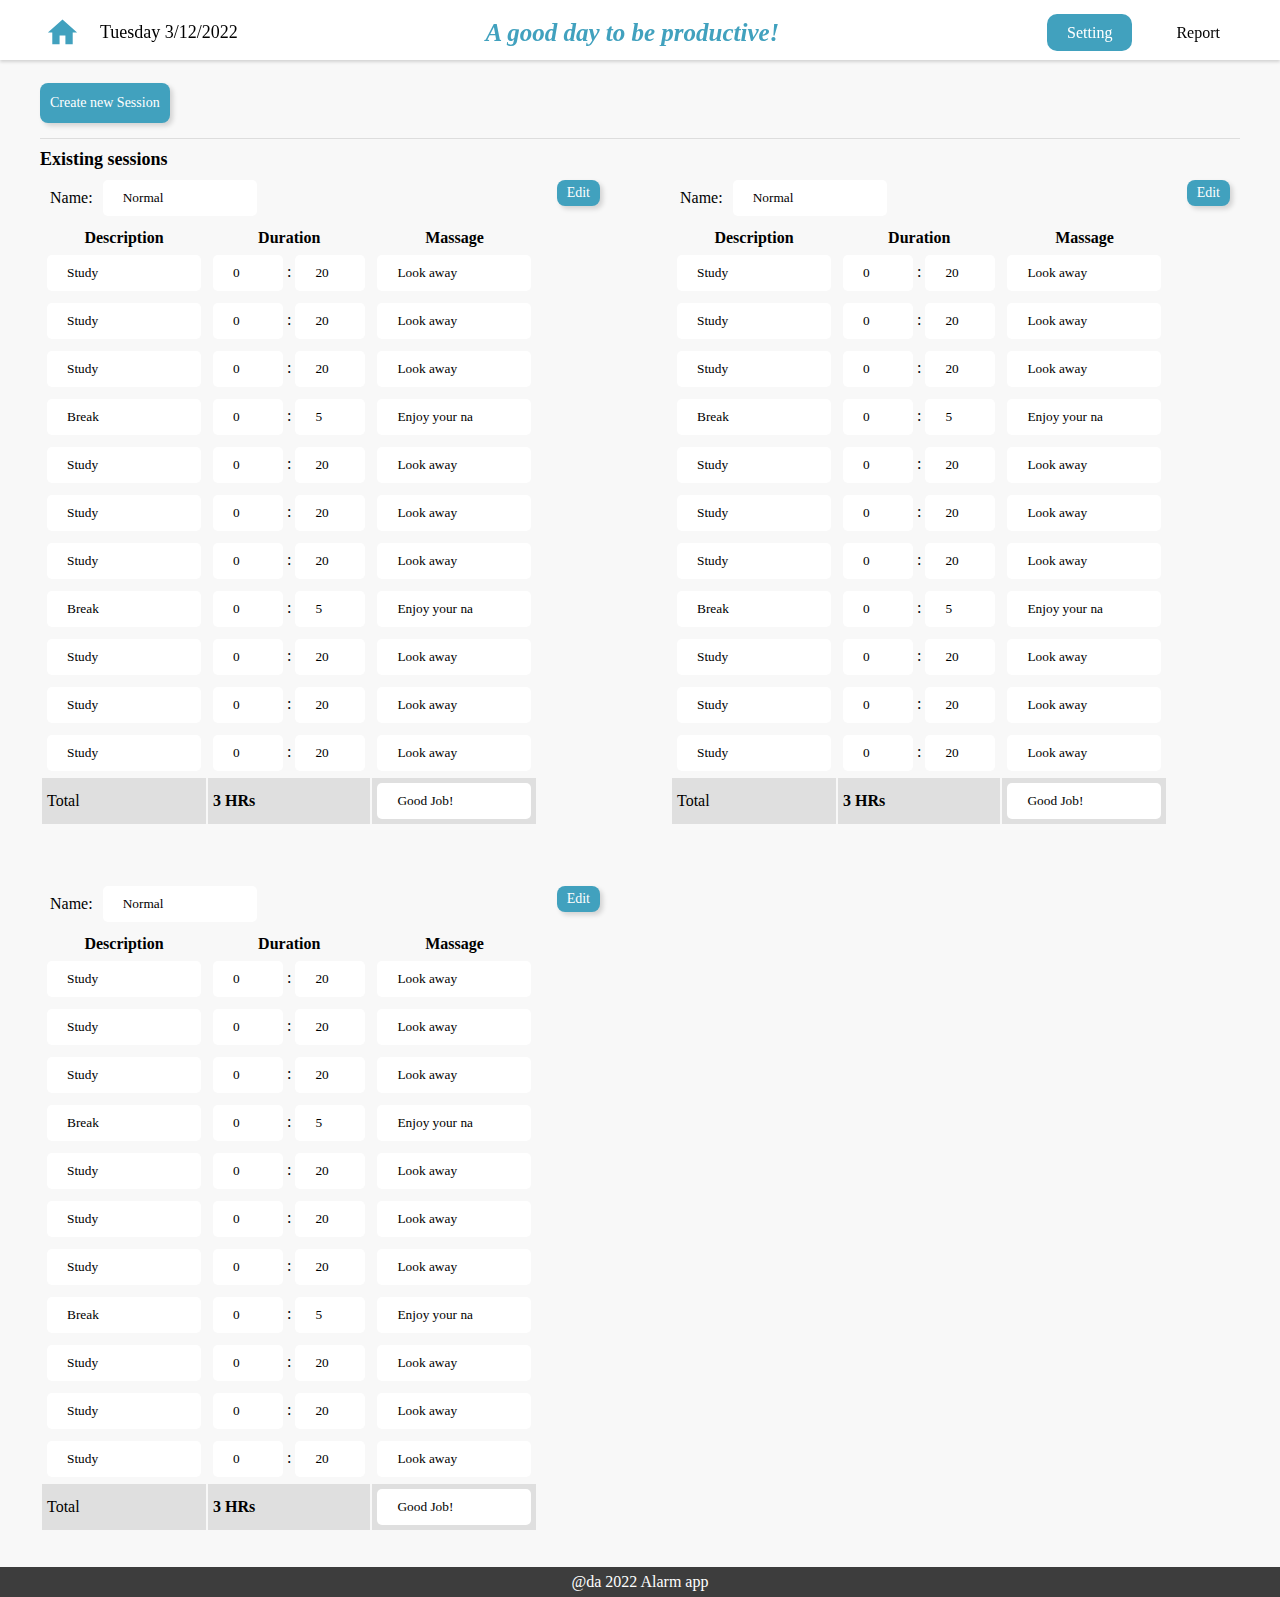
<file: Productivity app/setting.html>
<!DOCTYPE html>
<html>
  <head>
    <title>Setting</title>
    <link rel="stylesheet" href="styles/general.css">
    <link rel="stylesheet" href="styles/header.css">
    <link rel="stylesheet" href="styles/setting.css">
    <link rel="stylesheet" href="styles/footer.css">
  </head>
  <body>
    <header>
      <div class="current-date-box">
        <a class="home-link" href="index.html">
          <img src="icons/home.svg" alt="">
        </a>
        <!-- <img src="icons/date_range.svg" alt=""> -->
        <p class="current-date">
          Tuesday 3/12/2022
        </p>
      </div>
      <p class="daily-quote ">
        A good day to be productive!
      </p>
      <div class="right-section">
        <a class="active" href="setting.html">Setting</a>
        <a href="report.html">Report</a>
      </div>
    </header>
    <main>
      <section>
        <!-- create new session button  start -->
        <button id="create-session-button" class="create-session-button">Create new Session</button>
        <!-- create new session button end -->
        
        <!-- Create session -->
        <div id="create-session-container" class="create-session-container overlay-window ">
          <div id="create-session-background" class="create-session-background overlay-window-background">
          </div>
          <div class="create-session-content overlay-window-content">
            <p class="overlay-window-title">New session</p>
          <div class="session-type">
            <p class="type-label">Name: </p>
            <input type="text">
          </div>
          <table>
            <tr>
              <th>Description</th>
              <th>Duration</th>
              <th>Massage</th>
            </tr>
            <tr>
              <td><input type="text"></td>
              <td><input class="duration-input" type="text"></td>
              <td><input type="text"></td>
              <td class="add-icon">
                <img src="icons/add.svg" alt="">
                <span class="add-raw-tooltip tooltip">Add raw</span>
              </td>
            </tr>
          </table>
          <div>
            <button class="save-button">Save</button>
            <button class="clear-button">Clear</button>
          </div>
          </div>
        </div>
        <!-- Create session end -->

        <!-- Existing session start -->
        <div class="existing-sessions-coantainer">
          <p class="top-title title">Existing sessions</p>
          <div class="existing-sessions">
            <!-- editable/session start -->
            <div id="session-optionally-editable-1" class="session-optionally-editable">
              <div class="first-raw">
                <div class="type">
                  <p>Name: </p>
                  <input value="Normal">
                </div>
                <div>
                  <Button  id="edit-button-1" class="edit-session-button">Edit</Button>
                  <button id="cancel-button-1" class="cancel-button">X</button>
                </div>
              </div>
              <table>
                <tr>
                  <th>Description</th>
                  <th>Duration</th>
                  <th>Massage</th>
                </tr>
                <tr>
                  <td>
                    <input type="" value="Study">
                  </td>
                  <td class="duration">
                    

                    <input value="0" type="number" max="3" min="0">
                    <span>:</span>
                    <input step="5" value="20" type="number" max="55" min="00">

                  </td>
                  <td>
                    <input type="" value="Look away">
                  </td>
                  <td class="add-button"><img  src="icons/add.svg" alt=""></td>
                </tr>
                <tr>
                  <td>
                    <input type="" value="Study">
                  </td>
                  <td class="duration">
                    

                    <input value="0" type="number" max="3" min="0">
                    <span>:</span>
                    <input step="5" value="20" type="number" max="55" min="00">

                  </td>
                  <td>
                    <input type="" value="Look away">
                  </td>
                  <td class="add-button"><img  src="icons/add.svg" alt=""></td>
                </tr>
                <tr>
                  <td>
                    <input type="" value="Study">
                  </td>
                  <td class="duration">
                    <input value="0" type="number" max="3" min="0">
                    <span>:</span>
                    <input step="5" value="20" type="number" max="55" min="00">

                  </td>
                  <td>
                    <input type="" value="Look away">
                  </td>
                  <td class="add-button"><img  src="icons/add.svg" alt=""></td>                </tr>
                <tr>
                  <td>
                    <input type="" value="Break">
                  </td>
                  <td class="duration">
                    <input value="0" type="number" max="3" min="0">
                    <span>:</span>
                    <input step="5" value="5" type="number" max="55" min="00">
                  </td>
                  <td>
                    <input type="" value="Enjoy your na">
                  </td>
                  <td class="add-button"><img  src="icons/add.svg" alt=""></td>                </tr>
                <tr>
                  <td>
                    <input type="" value="Study">
                  </td>
                  <td class="duration">
                    <input value="0" type="number" max="3" min="0">
                    <span>:</span>
                    <input step="5" value="20" type="number" max="55" min="00">

                  </td>
                  <td>
                    <input type="" value="Look away">
                  </td>
                  <td class="add-button"><img  src="icons/add.svg" alt=""></td>                </tr>
                <tr>
                  <td>
                    <input type="" value="Study">
                  </td>
                  <td class="duration">                 
                    <input value="0" type="number" max="3" min="0">
                    <span>:</span>
                    <input step="5" value="20" type="number" max="55" min="00">

                  </td>
                  <td>
                    <input type="" value="Look away">
                  </td>
                  <td class="add-button"><img  src="icons/add.svg" alt=""></td>                </tr>
                <tr>
                  <td>
                    <input type="" value="Study">
                  </td>
                  <td class="duration">                 
                    <input value="0" type="number" max="3" min="0">
                    <span>:</span>
                    <input step="5" value="20" type="number" max="55" min="00">

                  </td>
                  <td>
                    <input type="" value="Look away">
                  </td>
                  <td class="add-button"><img  src="icons/add.svg" alt=""></td>                </tr>
                <tr>
                  <td>
                    <input  type="" value="Break">
                  </td>
                  <td class="duration">
                    

                    <input value="0" type="number" max="3" min="0">
                    <span>:</span>
                    <input step="5" value="5" type="number" max="55" min="00">

                  </td>
                  <td>
                    <input  type="" value="Enjoy your na">
                  </td>
                  <td class="add-button"><img  src="icons/add.svg" alt=""></td>                </tr>
                <tr>
                  <td>
                    <input type="" value="Study">
                  </td>
                  <td class="duration">
                    

                    <input value="0" type="number" max="3" min="0">
                    <span>:</span>
                    <input step="5" value="20" type="number" max="55" min="00">

                  </td>
                  <td>
                    <input type="" value="Look away">
                  </td>
                  <td class="add-button"><img  src="icons/add.svg" alt=""></td>                </tr>
                <tr>
                  <td>
                    <input type="" value="Study">
                  </td>
                  <td class="duration">
                    

                    <input value="0" type="number" max="3" min="0">
                    <span>:</span>
                    <input step="5" value="20" type="number" max="55" min="00">

                  </td>
                  <td>
                    <input type="" value="Look away">
                  </td>
                  <td class="add-button"><img  src="icons/add.svg" alt=""></td>                </tr>
                <tr>
                  <td>
                    <input type="" value="Study">
                  </td>
                  <td class="duration">
                    

                    <input value="0" type="number" max="3" min="0">
                    <span>:</span>
                    <input step="5" value="20" type="number" max="55" min="00">

                  </td>
                  <td>
                    <input type="" value="Look away">
                  </td>
                  <td class="add-button"><img  src="icons/add.svg" alt=""></td>                </tr>
                 <!-- final raw -->
                 <tr class="final-raw">
                  <td>
                    Total
                  </td>
                  <td class="final-raw-hours">
                    3 HRs
                  </td>
                  <td>
                    <input type="" value="Good Job!">
                  </td>
                </tr>
                <!-- final raw -->
              </table>
              <div class="action-buttons-container">
                <button id="save-button-1" class="save-button">Save</button>
              </div>
            </div>

            <div id="session-optionally-editable-2" class="session-optionally-editable">
              <div class="first-raw">
                <div class="type">
                  <p>Name: </p>
                  <input value="Normal">
                </div>
                <div>
                  <Button  id="edit-button-2" class="edit-session-button">Edit</Button>
                  <button id="cancel-button-2" class="cancel-button">X</button>
                </div>
              </div>
              <table>
                <tr>
                  <th>Description</th>
                  <th>Duration</th>
                  <th>Massage</th>
                </tr>
                <tr>
                  <td>
                    <input type="" value="Study">
                  </td>
                  <td class="duration">                 
                    <input value="0" type="number" max="3" min="0">
                    <span>:</span>
                    <input step="5" value="20" type="number" max="55" min="00">
                  </td>
                  <td>
                    <input type="" value="Look away">
                  </td>
                  <td class="add-button"><img  src="icons/add.svg" alt=""></td>
                </tr>
                <tr>
                  <td>
                    <input type="" value="Study">
                  </td>
                  <td class="duration">
                    

                    <input value="0" type="number" max="3" min="0">
                    <span>:</span>
                    <input step="5" value="20" type="number" max="55" min="00">

                  </td>
                  <td>
                    <input type="" value="Look away">
                  </td>
                  <td class="add-button"><img  src="icons/add.svg" alt=""></td>
                </tr>
                <tr>
                  <td>
                    <input type="" value="Study">
                  </td>
                  <td class="duration">
                    

                    <input value="0" type="number" max="3" min="0">
                    <span>:</span>
                    <input step="5" value="20" type="number" max="55" min="00">

                  </td>
                  <td>
                    <input type="" value="Look away">
                  </td>
                  <td class="add-button"><img  src="icons/add.svg" alt=""></td>                </tr>
                <tr>
                  <td>
                    <input type="" value="Break">
                  </td>
                  <td class="duration">
                    

                    <input value="0" type="number" max="3" min="0">
                    <span>:</span>
                    <input step="5" value="5" type="number" max="55" min="00">

                  </td>
                  <td>
                    <input type="" value="Enjoy your na">
                  </td>
                  <td class="add-button"><img  src="icons/add.svg" alt=""></td>                </tr>
                <tr>
                  <td>
                    <input type="" value="Study">
                  </td>
                  <td class="duration">
                    

                    <input value="0" type="number" max="3" min="0">
                    <span>:</span>
                    <input step="5" value="20" type="number" max="55" min="00">

                  </td>
                  <td>
                    <input type="" value="Look away">
                  </td>
                  <td class="add-button"><img  src="icons/add.svg" alt=""></td>                </tr>
                <tr>
                  <td>
                    <input type="" value="Study">
                  </td>
                  <td class="duration">
                    

                    <input value="0" type="number" max="3" min="0">
                    <span>:</span>
                    <input step="5" value="20" type="number" max="55" min="00">

                  </td>
                  <td>
                    <input type="" value="Look away">
                  </td>
                  <td class="add-button"><img  src="icons/add.svg" alt=""></td>                </tr>
                <tr>
                  <td>
                    <input type="" value="Study">
                  </td>
                  <td class="duration">
                    

                    <input value="0" type="number" max="3" min="0">
                    <span>:</span>
                    <input step="5" value="20" type="number" max="55" min="00">

                  </td>
                  <td>
                    <input type="" value="Look away">
                  </td>
                  <td class="add-button"><img  src="icons/add.svg" alt=""></td>                </tr>
                <tr>
                  <td>
                    <input type="" value="Break">
                  </td>
                  <td class="duration">
                    

                    <input value="0" type="number" max="3" min="0">
                    <span>:</span>
                    <input step="5" value="5" type="number" max="55" min="00">

                  </td>
                  <td>
                    <input type="" value="Enjoy your na">
                  </td>
                  <td class="add-button"><img  src="icons/add.svg" alt=""></td>                </tr>
                <tr>
                  <td>
                    <input type="" value="Study">
                  </td>
                  <td class="duration">
                    <input value="0" type="number" max="3" min="0">
                    <span>:</span>
                    <input step="5" value="20" type="number" max="55" min="00">
                  </td>
                  <td>
                    <input type="" value="Look away">
                  </td>
                  <td class="add-button"><img  src="icons/add.svg" alt=""></td>                </tr>
                <tr>
                  <td>
                    <input type="" value="Study">
                  </td>
                  <td class="duration">
                    

                    <input value="0" type="number" max="3" min="0">
                    <span>:</span>
                    <input step="5" value="20" type="number" max="55" min="00">

                  </td>
                  <td>
                    <input type="" value="Look away">
                  </td>
                  <td class="add-button"><img  src="icons/add.svg" alt=""></td>                </tr>
                <tr>
                  <td>
                    <input type="" value="Study">
                  </td>
                  <td class="duration">
                    

                    <input value="0" type="number" max="3" min="0">
                    <span>:</span>
                    <input step="5" value="20" type="number" max="55" min="00">

                  </td>
                  <td>
                    <input type="" value="Look away">
                  </td>
                  <td class="add-button"><img  src="icons/add.svg" alt=""></td>                </tr>
                 <!-- final raw -->
                 <tr class="final-raw">
                  <td>
                    Total
                  </td>
                  <td class="final-raw-hours">
                    3 HRs
                  </td>
                  <td>
                    <input type="" value="Good Job!">
                  </td>
                </tr>
                <!-- final raw -->
              </table>
              <div class="action-buttons-container">
                <button id="save-button-2" class="save-button">Save</button>
              </div>
            </div>

            <div id="session-optionally-editable-3" class="session-optionally-editable">
              <div class="first-raw">
                <div class="type">
                  <p>Name: </p>
                  <input value="Normal">
                </div>
                <div>
                  <Button  id="edit-button-3" class="edit-session-button">Edit</Button>
                  <button id="cancel-button-3" class="cancel-button">X</button>
                </div>
              </div>
              <table>
                <tr>
                  <th>Description</th>
                  <th>Duration</th>
                  <th>Massage</th>
                </tr>
                <tr>
                  <td>
                    <input type="" value="Study">
                  </td>
                  <td class="duration">                 
                    <input value="0" type="number" max="3" min="0">
                    <span>:</span>
                    <input step="5" value="20" type="number" max="55" min="00">

                  </td>
                  <td>
                    <input type="" value="Look away">
                  </td>
                  <td class="add-button"><img  src="icons/add.svg" alt=""></td>
                </tr>
                <tr>
                  <td>
                    <input type="" value="Study">
                  </td>
                  <td class="duration">
                    

                    <input value="0" type="number" max="3" min="0">
                    <span>:</span>
                    <input step="5" value="20" type="number" max="55" min="00">

                  </td>
                  <td>
                    <input type="" value="Look away">
                  </td>
                  <td class="add-button"><img  src="icons/add.svg" alt=""></td>
                </tr>
                <tr>
                  <td>
                    <input type="" value="Study">
                  </td>
                  <td class="duration">
                    

                    <input value="0" type="number" max="3" min="0">
                    <span>:</span>
                    <input step="5" value="20" type="number" max="55" min="00">

                  </td>
                  <td>
                    <input type="" value="Look away">
                  </td>
                  <td class="add-button"><img  src="icons/add.svg" alt=""></td>                </tr>
                <tr>
                  <td>
                    <input type="" value="Break">
                  </td>
                  <td class="duration">
                    

                    <input value="0" type="number" max="3" min="0">
                    <span>:</span>
                    <input step="5" value="5" type="number" max="55" min="00">

                  </td>
                  <td>
                    <input type="" value="Enjoy your na">
                  </td>
                  <td class="add-button"><img  src="icons/add.svg" alt=""></td>                </tr>
                <tr>
                  <td>
                    <input type="" value="Study">
                  </td>
                  <td class="duration">
                    

                    <input value="0" type="number" max="3" min="0">
                    <span>:</span>
                    <input step="5" value="20" type="number" max="55" min="00">

                  </td>
                  <td>
                    <input type="" value="Look away">
                  </td>
                  <td class="add-button"><img  src="icons/add.svg" alt=""></td>                </tr>
                <tr>
                  <td>
                    <input type="" value="Study">
                  </td>
                  <td class="duration">
                    

                    <input value="0" type="number" max="3" min="0">
                    <span>:</span>
                    <input step="5" value="20" type="number" max="55" min="00">

                  </td>
                  <td>
                    <input type="" value="Look away">
                  </td>
                  <td class="add-button"><img  src="icons/add.svg" alt=""></td>                </tr>
                <tr>
                  <td>
                    <input type="" value="Study">
                  </td>
                  <td class="duration">
                    

                    <input value="0" type="number" max="3" min="0">
                    <span>:</span>
                    <input step="5" value="20" type="number" max="55" min="00">

                  </td>
                  <td>
                    <input type="" value="Look away">
                  </td>
                  <td class="add-button"><img  src="icons/add.svg" alt=""></td>                </tr>
                <tr>
                  <td>
                    <input type="" value="Break">
                  </td>
                  <td class="duration">
                    

                    <input value="0" type="number" max="3" min="0">
                    <span>:</span>
                    <input step="5" value="5" type="number" max="55" min="00">

                  </td>
                  <td>
                    <input type="" value="Enjoy your na">
                  </td>
                  <td class="add-button"><img  src="icons/add.svg" alt=""></td>                </tr>
                <tr>
                  <td>
                    <input type="" value="Study">
                  </td>
                  <td class="duration">
                    

                    <input value="0" type="number" max="3" min="0">
                    <span>:</span>
                    <input step="5" value="20" type="number" max="55" min="00">

                  </td>
                  <td>
                    <input type="" value="Look away">
                  </td>
                  <td class="add-button"><img  src="icons/add.svg" alt=""></td>                </tr>
                <tr>
                  <td>
                    <input type="" value="Study">
                  </td>
                  <td class="duration">
                    

                    <input value="0" type="number" max="3" min="0">
                    <span>:</span>
                    <input step="5" value="20" type="number" max="55" min="00">

                  </td>
                  <td>
                    <input type="" value="Look away">
                  </td>
                  <td class="add-button"><img  src="icons/add.svg" alt=""></td>                </tr>
                <tr>
                  <td>
                    <input type="" value="Study">
                  </td>
                  <td class="duration">
                    

                    <input value="0" type="number" max="3" min="0">
                    <span>:</span>
                    <input step="5" value="20" type="number" max="55" min="00">

                  </td>
                  <td>
                    <input type="" value="Look away">
                  </td>
                  <td class="add-button"><img  src="icons/add.svg" alt=""></td>                </tr>
                 <!-- final raw -->
                 <tr class="final-raw">
                  <td>
                    Total
                  </td>
                  <td class="final-raw-hours">
                    3 HRs
                  </td>
                  <td>
                    <input type="" value="Good Job!">
                  </td>
                </tr>
                <!-- final raw -->
              </table>
              <div class="action-buttons-container">
                <button id="save-button-3" class="save-button">Save</button>
              </div>
            </div>
            <!-- editable/session end -->
          </div>
        </div>
        <!-- Existing session end -->
      </section>
    </main>
    <footer>
      @da 2022 Alarm app
    </footer>

    <script src="javascript/setting.js"></script>

  </body>
</html>
</file>
<file: EVDCS_ui-my tamplate/style.css>
* {
	margin: 0;
	padding: 0;
}
* {
  box-sizing: border-box;
}
header {
	position: fixed;
	top: 0;
	width: 100vw;
	height:10vh;
	background-color: #4f9c99;
	padding: 10px 0  0 20px;
}

section {
	margin-top: 10vh;
}

#sidebar {
	position: fixed;
	width: 20vw;
	height: 80vh;
	z-index: -1;
	border-right: solid 1.5px #14151573;
	margin-top: 20px;
	padding-left: 20px;
    cursor: pointer;
    transition-property: width;
    transition-duration: 2s;
    transition-timing-function: linear;
    transition-delay: 1s;
}

main {
	margin-top: 10vh;
	margin-left: 20vw;
	width: 60vw;
	min-height: 85vh;
	/*margin-bottom: 0;*/
    padding: 2vw;

}
#notificationbar {
	position: fixed;
	top: 10vh;
	right: 0;
	width: 20vw;
	height: 90vh;
	z-index: -1;
	text-align: center;
	padding: 30px;
    cursor: pointer;

}

footer {
	padding-bottom: 0;
	margin-bottom: 0;
	height: 5vh;
	background-color: #4f9c9947;
	text-align: center;
	padding: .5%;
    font-family:cursive;
    color: rgba(0,0,0,.9);
}

    li {
      list-style-type: none;
    }
    li a {
    	text-decoration: none;
    	color: black;
    }
    #notificationbar li {
      margin: 1vh;
      padding:.5vh;

    }
    #notificationbar ul li a {
      text-decoration: none;
      color: black;

    }
    .view_notification {
      background-color: #4f9c9977;
       border-radius: 1vh;
    }
    header h3, span {
    	display: inline;
    }

    .home_div {
    	position: absolute;
    	top: 35%;
    }
    nav  {
    	position: absolute;
    	top: 40%;
    	left: 30%;
       display: inline;
      /* margin-right: 30%;*/
       float: center;
    }
    nav li {
    	display: inline;
    	margin: 1vw;
    }
     
    #sidebar li {
    	margin: 5%;
    }

    a:hover {
    	background-color: #4f9c9977;
    }

    .logged_user {
    	position: absolute;
    	top: 30%;
    	right: 20%;
    	cursor: pointer;
    }

    .logged_user img {
    	width: 30px;
    	height: 30px;
    	border-radius: 15px;
    	display: inline;
    }

    .logged_user p {
    	position: relative;
    	bottom: 8px;
    	display: inline;
    	/*padding-top: 50px;*/
    }
    #logged_user_dropdown {
        width: 10vw;
        height: 20vh;
        background-image: url('da.jpg') ;
        background-size: cover; 
        /*margin-left: 40%;*/
        text-align: center;
        border: 10px #4f9c99;
        display: none;
    }

    .logout {
        margin-top:55%;
        /*margin-bottom: 0;*/
       
        width: 100%;
        height: 30%;
        padding: 2% 2% 2% 2%;
        background-color: #4f9c99;
        font-size: 150%;
        font-family:cursive;
        border-radius: 5%;
        border: #4f9c99;
    }
    .profile {
                /*margin-bottom:50%;*/
        /*margin-bottom: 0;*/
       
        width: 100%;
        height: 20%;
        padding: 2% 2% 2% 2%;
        background-color: #4f9c99;
        font-size: 100%;
        font-family:cursive;
        border: #4f9c99;
    }

    .notification_icon {
    	position: absolute;
    	top: 30%;
    	right: 5%;
    }

    .no_of_unread_notifications {

    }

    /* table style*/  
    table {
            background-color: white;
            width: 100%;
            
            border-collapse: collapse;
            border-radius: 50px;
        }
        tr {
            text-align: left;
            /*border-bottom: solid .5px gray;*/
        }

        .gray {
            background-color: lightgray;
        }
        .operation_btn {
            font-size: 15px;
            background-color: #4f9c99;
            border:#4f9c99; 
            border-radius: 5px;
        }
        th {
    
        }
        th ,td {
            padding: 15px;
        }
        .first_raw {
            margin-top: 3vw;
        }
        .table_header {
            position: fixed;
            background-color: #4f9c99;
            width: 56%;
        }
    /*end table style*/

    /*form style*/
        form {
            padding-left: 0;
            text-align: center;
            border: 1px solid;
        }
        .form_div {
            margin: 20px;
        }
        label {
            margin-right: 5%;
            font-size: 20px;
             border: 1px solid;
        }
        input {
            width: 40%;
            height: 30px;
            border-color: gray;
            border-radius: 5px;
            border-width:1px;
        }
        .form_submit {
            font-size: 20px;
            background-color: #4f9c99;
            border:#4f9c99  ; 
            border-radius: 5px;
        }
    /*end form style*/
</file>
<file: Productivity app/styles/general.css>
* {
  margin: 0;
  --main-color:rgb(65, 161, 190);
  /* --main-color:#6b5b95; */
  font-family: Georgia, 'Times New Roman', Times, serif;
  }


body{
  /* for sticky footer */
    min-height: 100vh;
    position: relative;

    background-color: rgb(248, 248, 248);

    overflow-y: scroll;
  /* hide scrollbar for IE, Edge and Firefox */
  -ms-overflow-style: none; /* for IE, Edge  */
  scrollbar-width: none; /* for Firefox  */
}
/* hide scrollba for Chrome, Safari, Opera */
body::-webkit-scrollbar{
  display: none;
}
main {
  padding-top: 68px;
  display: flex;
  justify-content: center;
  padding-bottom: 30px;
}
.title {
  font-size: 18px;
  font-weight: bold;
  margin-bottom: 10px;
}
button {
  border: none;
  padding: 5px 10px;
  border-radius: 8px;
  background-color: var(--main-color);
  color: white;
  font-size: 14px;
  box-shadow: 3px 3px 5px rgba(0, 0, 0, 0.15);
  cursor: pointer;
}
/* input start */
input {
  padding: 10px 20px;
  border-radius: 20px;
  border: none;
  box-shadow: 0 0 3px rgba(0, 0, 0, 0.15);
}
input:focus{
  outline: 1px solid var(--main-color);
}
/*  input end */

/* progress bar start */
.progress-box {
  background-color: rgb(212, 212, 212);
}
.current-progress{
  background-color: green;
  color: white;
  display: flex;
  justify-content: center;
  /* align-items: center; */
}
/* progress bar end */

/* overlay window start */
.overlay-window{
  position: fixed;
  top: 0;
  bottom: 0;
  left: 0;
  right: 0;
  display: flex;
  justify-content: center;
  transition: display 60s;
}
.overlay-window-background {
  background-color: rgba(0, 0, 0, 0.5);
  width: 100%;
  height: 100%;
}
.overlay-window-title {
  font-size: 18px;
  font-weight: bold;
  text-align: center;
  margin-bottom: 30px;
}
.overlay-window-content {
  border-radius: 8px;
  padding: 25px;
  background-color: rgb(231, 231, 231);
  display: flex;
  flex-direction: column;
  align-items: center;
  box-shadow: 0 0 5px rgba(0, 0, 0, 0.35);
  position: absolute;
}
/* Overlay window end */

/* tooltip start */
.tooltip {
  position: absolute;
  bottom: -27px;
  right: -35px;
  background-color: rgba(63, 63, 63, 0.856);
  padding: 5px 0;
  border-radius: 5px;
  font-size: 14px;
  display: none;
}
/* tooltip end */
</file>
<file: Productivity app/styles/header.css>
/* Header Style start */
header {
  position: fixed;
  top: 0;
  left: 0;
  right: 0;
  /* max-height: 98px; */
  padding: 10px 40px 5px 40px;
  display: flex;
  justify-content: space-between;
  align-items: center; 
  box-shadow: 0 2px 3px rgba(0, 0, 0, 0.15);
  background-color: white;
 } 
 a {
  border-radius: 10px;
 }
 .home-link {
 display: flex;
 justify-content: center;
 margin-right: 15px;
 padding: 5px;
 }
.home-link img {
  height: 35px;
  text-align: center;
}
.current-date-box {
  display: flex;
  align-items: center;
}
@media(max-width:620px){
  header{
    padding-left: 15px;
    padding-right: 15px;
  }
  .current-date {
    display: none;
  }
}
.current-date {
  font-size: 18px;
}
.daily-quote {
  font-size: 25px;
  font-weight: bold;
  font-style: italic;
  color: var(--main-color);
  max-width: 700px;
  max-height: 70px;

  position: relative;
}
.daily-quote-highlite {
  /* font-size: 25px; */

  background-color: white;

  
  /* max-width: 700px;
  max-height: 70px; */
  overflow: hidden;
  text-overflow: ellipsis;
  white-space: nowrap;

  /* font-weight: bold;
  font-style: italic; */
  /* color: var(--main-color); */
  margin-left: 30px;
  margin-right: 30px;
  text-align: center;
}
.daily-quote-all{
  background-color: rgb(233, 233, 233);
  padding: 20px;
  width: 650px;
  border-radius:10px;

  display: none;

  position: absolute;
  top: -25px;
  left: -450px;
}
.daily-quote:hover .daily-quote-all {
  display: block;
}
.daily-quote:hover .daily-quote-highlite {
  display: none;
}

.right-section {
  flex-shrink: 0;
}
.right-section a{
  padding: 10px 20px;
  text-decoration: none;
  color: black;
  /* font-size: 2px; */
  /* font-weight: bold; */
  margin-left: 20px;
}
header a:hover {
  background-color: rgba(206, 206, 206, 0.425);
  color: black;
}
.right-section .active {
  background-color: var(--main-color);
  color: white;
}
.right-section .active:hover {
  background-color: var(--main-color);
  color: white;
}
/* Header Style end */
/* @media() */
</file>
<file: Productivity app/styles/styles.css>
/* body {
  background-image: url("/images/images4.jpeg");
} */
/* Display Goal Style start */
.goal {
  display: flex;
  flex-direction: column;
  align-items: center;
  margin-top: 15px;
  margin-bottom: 20px;
}
.goal-label {
  margin-right: 5px;
  margin-bottom: 10px;
  font-style: italic;
  /* font-weight: bold; */
  /* font-size: 20px; */
}
.goal-duration {
  font-size: 30px;
  background-color: white;
  padding: 10px 20px;

  border: none;
  border-radius: 10px;
  background-color: var(--main-color);
  color: white;
  position: relative;
}
.goal-duration-tooltip {
  width: 120px;
}
.goal-duration:hover .goal-duration-tooltip {
  display: block;
}
/* Display Goal Style end */

/* Editing goal start */
.edit-goal-content {
  width: 200px;
  height: 200px;
  top: 20%;
  left: 40%;
}
.edit-goal .time {
  display: flex;
  margin-bottom: 60px;
  background-color: white;
  padding: 5px;
  border-radius: 5px;
}
.column{
  font-size: 35px;
  font-family: bold;
}
.goal-input { 
  width: 50px;
  font-size: 20px;
  border: none;
  text-align: center;
  box-shadow: 0 0 5px rgba(0, 0, 0, 0.151);
}
.goal-input:focus {
  outline: none;
}
.options {
  display: flex;
  justify-content: space-between;
  width: 90%;
}
.save-button,
.cancel-button {
  display: flex;
  align-items: center;
  border: none;
  padding: 5px 10px;
  border-radius: 5px;
}
.save-button {
  background-color:var(--main-color);
  color: white;
}
.cancel-button{
  background-color: rgb(245, 245, 245);
  color: black;
}
.save-button img,
.cancel-button img{
  height: 20px;
  margin-right: 2px;
}
/* Edit goal display options */

.edit-goal{
  display: none;
}
/* Editing Goal end */

.section-middle-section {
  display: flex;
  width: 790px;
}

/* Current session style start */
.current-session {
  flex: 1;
  margin-right: 30px;
  display: flex;
  flex-direction: column;
  align-items: center;
}
.session-description {
  margin-bottom: 10px;
}
.type {
  display: flex;
  margin-bottom: 10px;
}
.now {
  display: flex;
  margin-bottom: 10px;
  align-items: center;
}
.count-down-container {
  width: 100px;
  height: 19px;
  margin-left: 20px;

  /* background-color: rgb(212, 212, 212);*/
  border-radius: 3px; 
}
.count-down {
  width: 75%;
  height:100%;
  font-size: 14px;

  /* background-color: green;
  color: white;
  display: flex;
  justify-content: center;
  /* align-items: center; */
  border-radius: 3px 0 0 3px;
}
.next {
  display: flex;
  margin-bottom: 5px;
}
.pause-button,
.continue-button,
.stop-button {
  padding: 5px 10px;
  border: none;
  border-radius: 5px;
  margin-right: 10px;
}
.pause-button {
  background-color: rgb(170, 170, 170);
}
.continue-button {
  background-color: green;
  color: white;
}
.stop-button {
  background-color: rgb(206, 42, 42);
  color: white;
}

/* Display either pause or continue buttons */
/* .pause-button {
  display: none;
}
.stop-button {
  display: none;
} */
.continue-button {
  display: none;
}

/* display or hide current session */
/* .current-session {
  display: none;
} */
/* Current session style end */

/* Goal progress style start */
.progress-container,
.current-session,
.start-new-session-container {
  background-color: white;
  padding: 20px;
  box-shadow: 0 0 3px rgba(0, 0, 0, 0.15);
  border-radius: 20px;
}

.progress-container {
  flex: 1;
}
.progress-title,
.current-session-title{
  font-weight: bold;
  margin-bottom: 10px;
  text-align: center;
}
.progress-bar {
  width: 300px;
  height: 50px;
  margin-top: 20px;
  display: inline-block;
  border-radius: 5px;
}
.progress {
  width: 43%;
  height: 100%;
  align-items: center;
  border-radius: 5px 0 0 5px;
}
.percentage-label{
  display: inline-block;
}
/* Goal progress style end */

/* Start new session style start */
.start-new-session-container {
  display: flex;
  flex-direction: column;
  align-items: center;
  margin-top: 30px;
  /* justify-content: center; */
}
.start-new-session-container .title {
  margin-bottom: 10px;
}
.choose-session-type {
  display: flex;
  margin-bottom: 15px;
}
.choose-session-type p {
  margin-right: 5px;
  font-size: 18px;
}
.choose-session-type select {
  /* border: none; */
  border-radius: 5px;
  width: 100px;
  text-align: center;
  font-size: 16px;
}
.choose-session-type select:focus {
  outline: none;
}
.start-button {
  border: none;
  border-radius: 5px;
  background-color: var(--main-color);
  color: white;
  padding: 10px 20px;
  /* width: 100px; */
}
/* Start new session style end */

/* image section start */
.image-section{
  background-image: url("/images/images10.jpeg");
  width: 300px;
}
/* image section end */
</file>
<file: Productivity app/styles/footer.css>
footer {
  position: absolute;
  bottom: 0;
  width: 100vw;
  height: 30px;
  background-color: rgb(61, 61, 61);
  color: white;
  display: flex;
  justify-content: center;
  align-items: center;

  /* box-shadow: 0 0 5px rgba(0, 0, 0, 0.15); */
}
</file>
<file: popular apps clone/Facebook clone/styles.css>
* {
  margin: 0;
  box-sizing: border-box;
}
body {
  margin: 0;
  height: 2000px;
  background-color: rgb(235, 235, 235);
}
p {
  margin: 0;
}
header {
  background-color: white;
  padding: 10px 20px;
  position: fixed;
  top: 0;
  left: 0;
  right: 0;
  z-index: 100;

  display: flex;
  justify-content: space-between;
  align-items: center;

}
.left-section {
  display: flex;
  /* margin-right: 110px; */
}
.facebook-logo {
  height: 40px;
  margin-right: 10px;
}
.search-box-container {
  display: flex;
  align-items: center;
  background-color: rgba(235, 235, 240, 0.712);
  padding: 12px;
  border-radius: 20px;
}
.search-icon {
  height: 17px;
  margin-right: 5px;
}
.search-box-container input {
  border: none;
  background-color: rgba(128, 128, 128, 0);
  color: grey;
}
.search-box-container input:focus {
  outline: none;
}
.middle-section {
  /* background-color: red; */
  display: flex;
  /* justify-content: space-between; */
  align-items: flex-end;
  /* margin-right: 130px; */
  /* width: 400px; */
}
.middle-section img {
  height:35px;
  padding-left: 25px;
  padding-right: 25px;
  padding-bottom: 3px;
}
.active {
  border-bottom: 4px solid #2e81f4;
}
.right-section {
  /* background-color: blue; */
  display: flex;
  align-items: center;
  /* width: 300px; */
}
.profile-picture{
  height: 42px;
  width: 42px;
  border-radius: 20px;
}
.right-section .profile-picture{
  margin-right: 10px;
}
.right-section .current-user-name {
  font-weight: bold;
  margin-right: 15px;
}
.right-section .add-icon {
  color: grey;
  font-size: 25px;
  font-weight: bold;
  margin-right: 15px;
}
.right-section-icon {
  height: 30px;
  margin-right: 15px;
}
.b {
  /* background-color:cadetblue; */
  margin-top: 70px;
  display: flex;
}
.sidebar {
  /* background-color: blueviolet; */
  margin-top: 30px;
  margin-left: 20px;
  /* width: 250px; */
  flex: 0.33;
}
.sidebar-option{
  display: flex;
  align-items: center;
  margin-bottom: 20px;
}
 .sidebar-option .profile-picture {
  margin-right: 15px;
 }
 .sidebar-icon {
  height: 30px;
  margin-right: 15px;
 }
 .sidebar-option p {
  font-weight: bold;
 }
 
 .main {
  /* background-color: blueviolet; */
  margin-left: 50px;
  flex: 1;
 }

 .stories-container {
  /* position: relative;
  background-repeat: no-repeat;
  background-size: cover;
  width: 120px;
  height: 200px;
  box-shadow: 0px 5px 17px -7px rgb(0 0 0 / 75%);
  border-radius: 10px;
  margin-right: 10px;
  transition: transform 100ms ease-in;
  cursor: pointer; */
  margin-top: 20px;
  display: flex;
  padding-top: 20px;
  padding-bottom: 20px;
  overflow-x: scroll;
 }
 .story-container {
  width: 103px;
  height: 250px;
  position: relative;
  margin-right: 9px;
  margin-bottom: 10px;
  border-radius: 10px;
  box-shadow: 5px 5px 5px rgba(0, 0, 0, 0.15);
  transition: 0.15s;
 }
 .story-container:hover {
  /* To be done */
  transform: scale(1.08);
 }
 .story-picture {
  width: 100%;
  height: 100%;
  border-radius: 10px;
  object-fit: cover;
  /* object-position: left; */
 }
.story-container .profile-picture {
  position: absolute;
  top: 10px;
  left: 10px;
}
.story-name {
  position: absolute;
  left: 20px;
  bottom: 5px;
  color: white;
  font-weight: bold;
}
.story-slider img {
  height: 10px;
}

.add-post {
  background-color: white;
  border-radius: 15px;
  margin-top: 30px;
  margin-bottom: 15px;
  box-shadow: 0px 2px 5px rgba(0, 0, 0, 0.15);
}
.first-raw {
  display: flex;
  padding: 15px 26px 15px 15px;
}
.add-post .first-raw .profile-picture {
  margin-right: 10px;
}
.add-post .first-raw input {
  flex: 1;
  background-color: rgba(218, 218, 238, 0.596);
  border:none;
  border-radius: 30px;
  padding-left: 20px;
}
.add-post .first-raw input:focus {
  outline: none;
}
.post-options {
  display: flex;
  justify-content: space-between;
  border-top: 1px solid rgb(230, 230, 230);
  padding: 10px 130px 10px 130px;
}
.post-option{
  display: flex;
  /* margin-left: 60px; */
  align-items: center;
}
.post-option img {
  height: 20px;
  width: 20px;
  margin-right: 10px;
}
.post-option p {
  color: grey;
  font-weight: bold;
}
.post {
  background-color: white;
  border-radius: 15px;
  margin-bottom: 20px;
  box-shadow: 0 5px 5px rgba(0, 0, 0, 0.15);
}
.poster-information-container {
  padding: 15px;
  display: flex;
  align-items: center;
}
.poster-information-container .profile-picture {
  margin-right: 15px;
}
.poster-information .name {
  font-weight: bold;
}
.poster-information .time {
  color: grey;
  font-size: 13px;
}
.post-message {
  margin-left: 20px;
  margin-bottom: 30px;
}
.post-image {
  width: 100%;
}
.post .post-options {
  padding-top: 20px;
}
.other{
  flex:0.33
}
</file>
<file: popular apps clone/Twitter clone/styles.css>
body {
  margin: 0;
  --twetter-color:#50b7f5;
  display: flex;
}
p{
  margin: 0;
}
.twitter-icon {
  width: 35px;
  margin-left: 17px;
  margin-bottom: 10px;
}
.sidebar {
  background-color: white;
  position: sticky;
  top: 0;
  left:0; 
  padding-top: 38px;
  padding-left: 58px;
  width: 245px;
  z-index: 100;
}
.sidebar-option {
  display: flex;
  padding: 19px;
  border-radius: 30px;
  align-items: center;
}
.sidebar-option img {
  width: 25px;
  height: 25px;
  object-fit: contain;
  margin-right: 20px;
}
.sidebar-option p {
  font-size: 20px;
  font-weight: bold;
}
.sidebar-option:hover {
  background-color: #50b6f523;
  color: var(--twetter-color);
}
.sidebar .tweet-button {
  width: 90%;
  padding-top: 10px;
  padding-bottom: 10px;
  justify-content: left;
}
.active {
  color: var(--twetter-color);
}
main {
  display: flex;
}
.tweets {
  width: 620px;
  flex-shrink: 0;
  border-left: 0.02px solid rgb(228, 228, 228);
  border-right: 0.02px solid rgb(228, 228, 228);
  overflow-y: scroll;
}
.tweets::-webkit-scrollbar{
  display: none;
}
.header {
  position:sticky;
  top:0;
  left:330px;
  margin: 0;
  padding: 20px;
  border-bottom: 0.02px solid rgb(228, 228, 228);
  background-color: white;
}
.tweet-container {
  border-bottom: 8px solid #e6ecf0;
}
.tweet-first-raw {
  display: flex;
  align-items: center;

  padding-left: 20px;
  padding-right: 20px;
  padding-top: 20px;
  margin-bottom: 50px;

}
.profile-picture {
  height: 40px;
  width: 40px;
  border-radius: 20px;
  vertical-align: top;
}
.tweet-first-raw .profile-picture {
  margin-right: 20px;
}
.tweet-input {
  flex: 1;
  font-size: 20px;
  border: none;
}
.tweet-input:focus {
  outline: none;
}
.tweet-button-container {
  display: flex;
  justify-content: right;
  padding-right: 10px;
  margin-bottom: 10px;
}

.tweet-button {
  background-color: var(--twetter-color);
  color: white;
  border: none;
  font-size: 14px;
  font-weight: bold;
  padding: 11px 20px;
  border-radius: 30px;
}

.post {
  border-bottom:0.02px solid rgb(228, 228, 228);
  padding: 13px 80px 20px 20px;
  display: flex;
  align-items: flex-start;
}

.post .profile-picture {
  margin-right: 25px;
 
}
.name {
  font-weight: bold;
  font-size: 14px;
  margin-bottom: 5px;
}
.verified-icon {
  width: 20px;
  color: var(--twetter-color);
  margin-right: 5px;
  vertical-align: middle;
}
.username {
  font-size: 12px;
  color: grey;
}
.post-duration
{
  color: grey;
}
.post-text {
  font-size: 15px;
  margin-bottom: 10px;
}
.post-image {
  width: 100%;
  border-radius: 20px;;
}

.reactions-container {
  display: flex;
  justify-content: space-between;
  margin-top: 10px;
  align-items: center;
}
.reactions-container img {
  width: 26px;
}
.right-section {
  margin-left: 25px;
  width: 350px;
}
.search-container{
  background-color: rgba(204, 212, 216, 0.24);
  display: flex;
  margin-top: 12px;
  padding: 8px;
  border-radius: 20px;
}
.search-container .search-icon{
  width: 18px;
  margin-right: 5px;
}
.search-container input {
  background-color:rgba(255, 255, 255, 0);
  border: none;
}
.search-container input:focus {
  outline: none;
}
.side-tweets-container {
  margin-top: 20px;
  background-color:#f5f8fa;
  padding: 30px;
  border-radius: 20px;
}
.side-tweets-title {
  font-size: 19px;
  font-weight: bold;
  margin-bottom: 10px;
}
.side-tweet {
  border: 1px solid rgba(197, 197, 197, 0.39);
  background-color: white;
  border-radius: 10px;
  padding: 13px;
}
.side-tweetter-info {
  display: flex;
  align-items:flex-start;
  margin-bottom: 15px;
  align-items: center;
}
.side-tweetter-info .profile-picture{
  width: 45px;
  height: 45px;
  border-radius: 25px;
  margin-right: 5px;
}
.side-tweetter-info p{
  font-weight: bold;

}
.side-tweetter-info .verified-icon {
  margin-left: 3px;
  width: 20px;
}
.side-tweetter-info .twitter-icon {
  width: 25px;
  margin-left: 10px;
  margin-bottom: 0;
}
.side-tweet-text {
  font-size: 15px;
  margin-bottom: 10px;
}
.side-tweet-text a {
  text-decoration: none;
  color: var(--twetter-color);
}
.side-tweet-image {
  width: 100%;
  border-radius: 10px;
  margin-bottom: 10px;
}
.side-tweet-time{
  color: grey;
  font-size: 15px;
}
.side-tweet hr {
  color: rgba(253, 251, 251, 0.24);
}
.side-tweet-actions {
  display: flex;
  margin-bottom: 10px;
}
.side-tweet-actions div {
  display: flex;
  margin-right: 20px;
}
.side-tweet-actions img {
  width: 16px;
  height:16px;
  margin-right:8px;
}
.side-tweet-actions p {
  color: grey;
  font-weight: bold;
  font-size: 15px;
}
.replies-link-container {
  padding: 5px;
  border: 1px solid rgba(197, 197, 197, 0.555) ;
  border-radius: 20px;
  display: flex;
  justify-content: center;
}
.replies-link {
  text-decoration: none;
  color: var(--twetter-color);
  font-weight: bold;
}
</file>
<file: Productivity app/styles/report.css>
main {
  text-align: center;
}
/* *{
  box-sizing: border-box;
} */
/* pick a date range start */
.date-picker-box {
 display: flex;
 flex-direction: column;
 align-items: center;
 margin-top: 10px;
}
.pick-date-label {
  text-align: center;
  font-weight: bold;
  margin-bottom: 20px;
  font-size: 18px;
}
.pick-date-container{
  display: flex;
  /* justify-content: space-between;
  width: 400px; */
  margin-bottom: 20px;
  align-items: center;
}
.pick-date-container p {
  /* font-size: 18px; */
  margin-right: 10px;
}
.pick-date-container input {
  margin-right: 20px;
}
.date-picker-box input{
  padding: 5px 10px;
  border-radius: 5px;
  border: none;
  box-shadow:  0 0 5px rgba(0, 0, 0, 0.15);
}
.date-picker-box input:focus {
  outline: none;
}
/* pick a date range end */

.report{
  display: flex;
  width: 90vw;
  height: 380px;
  align-items: flex-start;
  margin-top: 20px;
}
/* report in table format start */
.table-report-container {
  height: 100%;
  flex: 1;
  margin-right: 20px;
  padding-left: 20px;
  padding-right: 20px;
  background-color: white;
  border-radius: 8px;
  box-shadow: 0 0 3px rgba(0, 0, 0, 0.15);
  overflow-y: scroll;
  /* hide scrollbar for IE, Edge and Firefox */
  -ms-overflow-style: none; /* for IE, Edge  */
  scrollbar-width: none; /* for Firefox  */
}
/* hide scrollba for Chrome, Safari, Opera */
.table-report-container::-webkit-scrollbar{
  display: none;
}

table {
  width: 100%;
  text-align: center;
  background-color: white;
  border-collapse: collapse;
  font-size: 14px;

}
/* table tr {
  border-bottom: 0.5px solid rgb(224, 224, 224);
} */
table .label-raw {
  position: sticky;
  top: 0;
  font-size: 16px;
  /* background-color:rgb(65, 161, 190); */
  /* background-color:rgb(180, 180, 180); */
  background-color: white;
  /* color:white; */
}
table .label-raw th{
  padding-bottom: 10px;
  padding-top: 15px;
  /* border-bottom: 2px solid rgb(224, 224, 224); */
}
/* table tr:nth-child(even) {
  background-color: rgb(243, 243, 243);
} */
table td {
  /* padding-right: 50px; */
  padding-top: 15px;
  padding-bottom: 15px;
  border-bottom: 0.5px solid rgb(224, 224, 224);
}
/* report in table format end */


/* report in graph form start */
.chart-container {
  flex: 1;
  height: 100%;
  background-color: white;
  border-radius: 8px;
  /* padding: 10px; */
  /* vertical-align: bottom; */
  box-shadow: 0 0 3px rgba(0, 0, 0, 0.15);
  display: flex;
  align-items: center;
}
.report-chart {
  vertical-align: bottom;
}

/* report in graph form start */
</file>
<file: Productivity app/styles/setting.css>
/* main {
} */
/* create new session button start */
.create-session-button {
  height: 40px;
  margin-top: 15px;
  margin-bottom: 10px;
}
 /* create new session button start  */

 /* create session overlay start */
 .create-session-background {
  background-color: rgba(78, 75, 75, 0.7);
 }
 .create-session-content {
  top: 10%;
  left: 25%;
 }
.create-session-container table {
  width: 600px;
  margin-bottom: 40px;
  text-align: center;
}
.create-session-container th {
  padding-bottom: 10px;
}
.create-session-container input {
  border-radius: 7px;
}
.duration-input{
  width: 60px;
}
.create-session-container input:focus {
  outline: none;
}
.create-session-container button {
  padding: 8px 30px;
  font-size: 15px;
}
.create-session-container .save-button {
  margin-right: 20px;
}
.create-session-container .clear-button {
  background-color: rgb(102, 102, 102);
}
.create-session-container .session-type {
  display: flex;
  align-items: center;
  margin-bottom: 20px;
  width: 100%;
}
.create-session-container .type-label{
  margin-right: 5px;
}
.add-icon {
  position:relative;
  cursor: pointer;
}
.add-raw-tooltip {
  width: 70px;
  background-color: rgba(0, 0, 0, 0.299);
  left: -15px;
}
.add-icon:hover .add-raw-tooltip{
  display: block;
}
.create-session-container {
  display: none;
}
 /* create session overlay end */

/* Existing sessions start */
.existing-sessions {
  /* width: 100vw; */
  width: 100%;
  display: grid;
  grid-template-columns: 570px 570px;
  margin-bottom: 15px;
  column-gap: 60px;
  row-gap: 40px;
}
.existing-sessions-coantainer .top-title {
  border-top: 1px solid rgb(221, 221, 221);
  padding-top: 10px;
  margin-top: 5px;
}
.first-raw {
  display: flex;
  /* justify-content: space-between; */
}
.first-raw .type {
  margin-right: 300px;
}
.type {
  display: flex;
}
.final-raw {
  background-color: rgb(223, 223, 223);
}
.final-raw td{
  padding-top: 9px;
}
.final-raw-hours{
  font-weight: bold;
}
/* Existing sessions end */

/* session optionally editable start */

.session-optionally-editable input:disabled{
  color: black;
  background-color: white;
  box-shadow: none;
}

.session-optionally-editable .type {
  align-items: center;
  margin-bottom: 10px;
}
.session-optionally-editable .type p{
  margin-left: 10px;
  margin-right: 10px;
}
.session-optionally-editable td {
  padding: 5px;
}
.session-optionally-editable input {
  width: 114px;
  border-radius: 5px;
  box-shadow: 0 0 5px rgba(0, 0, 0, 0.15);
} 
.session-optionally-editable .duration input{
  width: 30px;
}

.session-optionally-editable .action-buttons-container {
  display: flex;
  justify-content: center;
  margin-top: 20px;
  margin-right: 55px;
}
.session-optionally-editable .save-button {
  width: 100px;
  padding: 5px 0;
  font-size: 16px;
}
.session-optionally-editable .edit-button{
  height: 30px;
}
.session-optionally-editable .cancel-button{
  /* padding: 0px 5px; */
  background-color: rgba(0, 0, 0, 0.603);
  box-shadow: none;
  height: 30px;
  /* font-weight: bold;
  border-radius: 4px; */
}
.session-optionally-editable.cancel-button p{
  padding: 0;
}

/* session optionally editable end */
</file>
